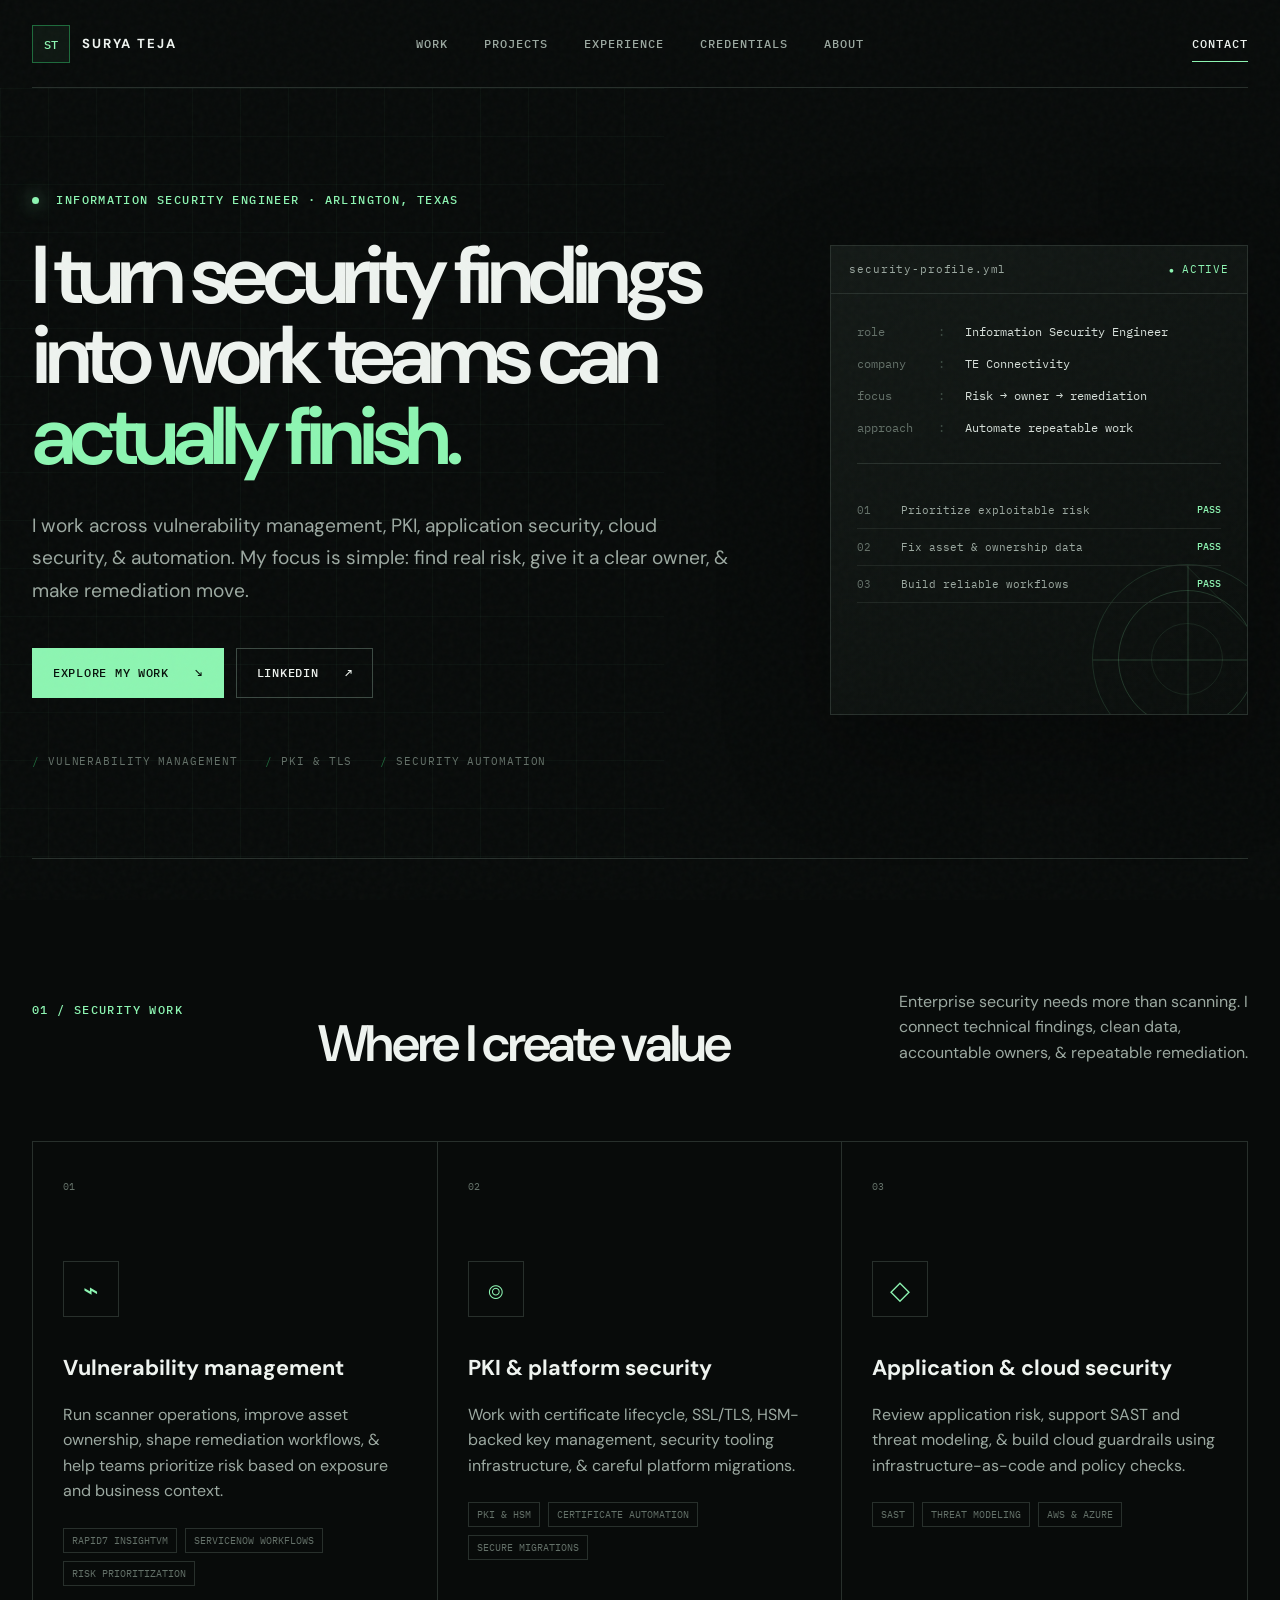
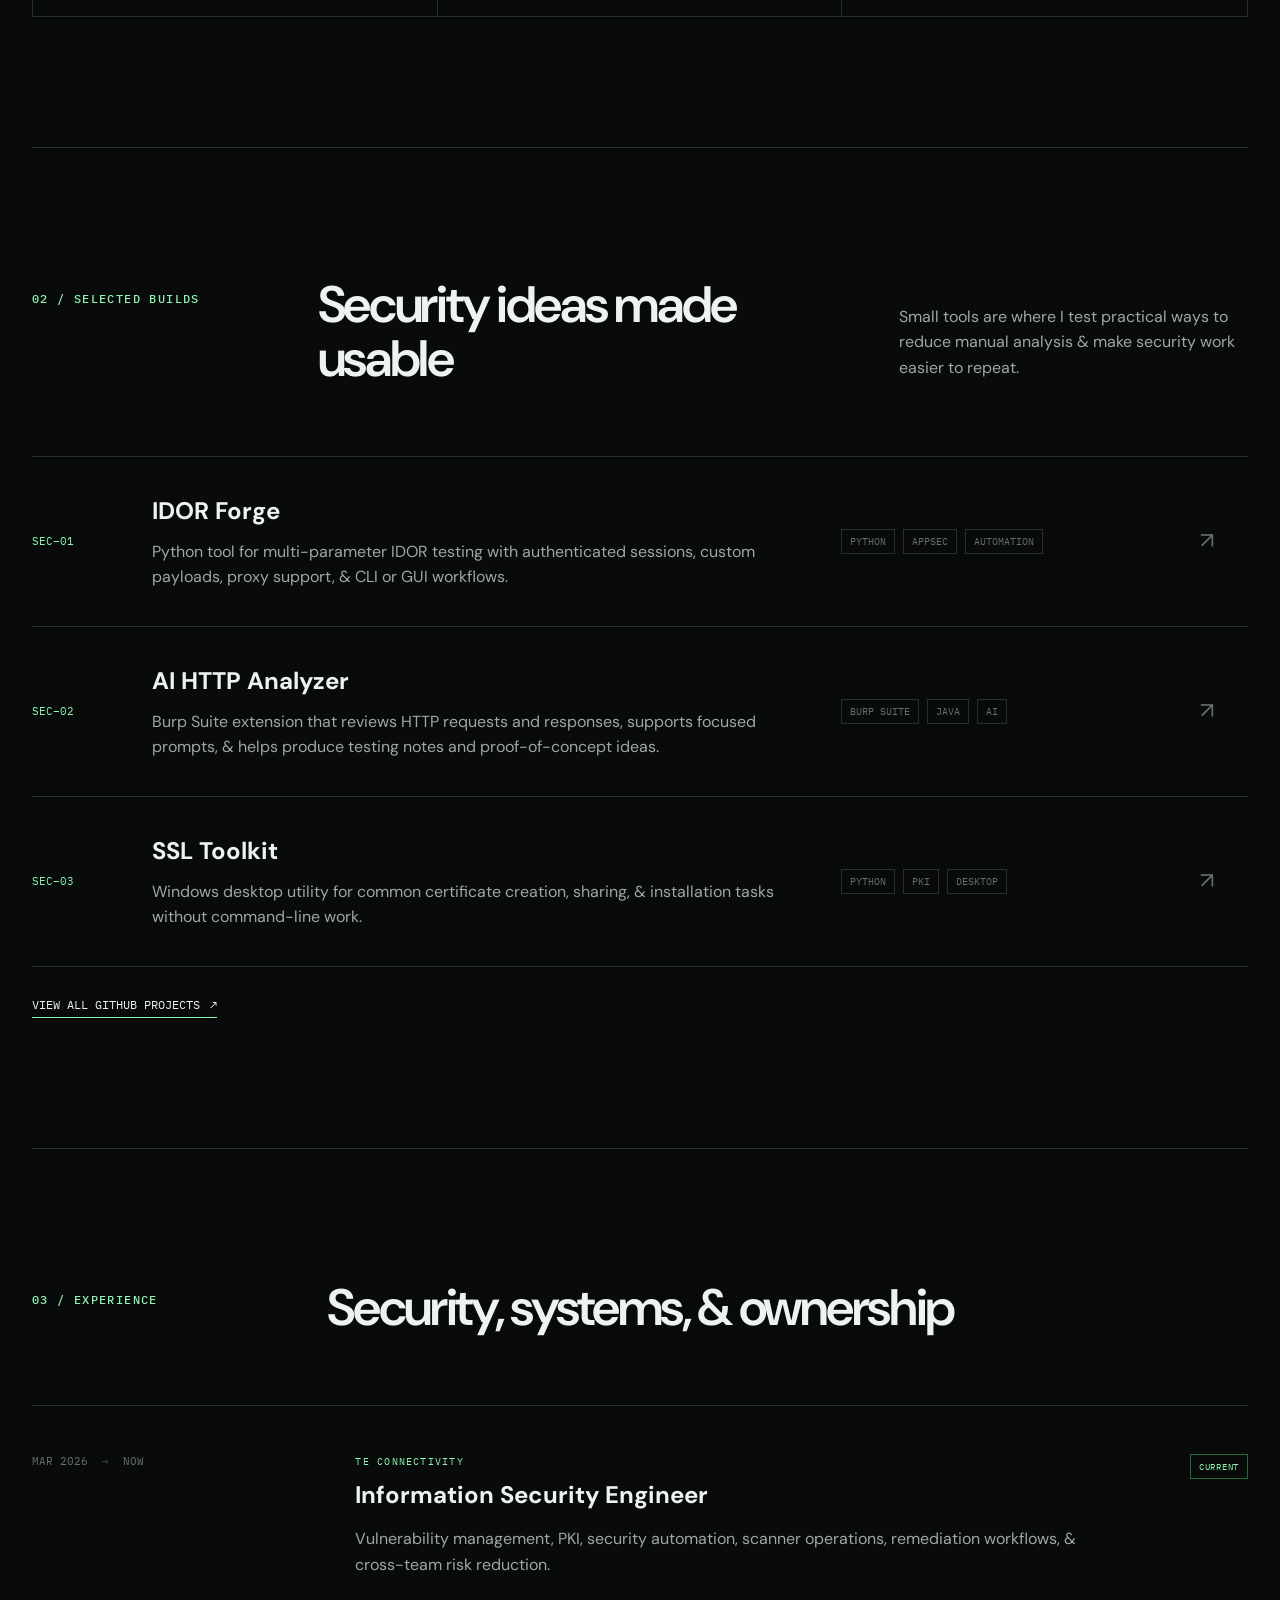
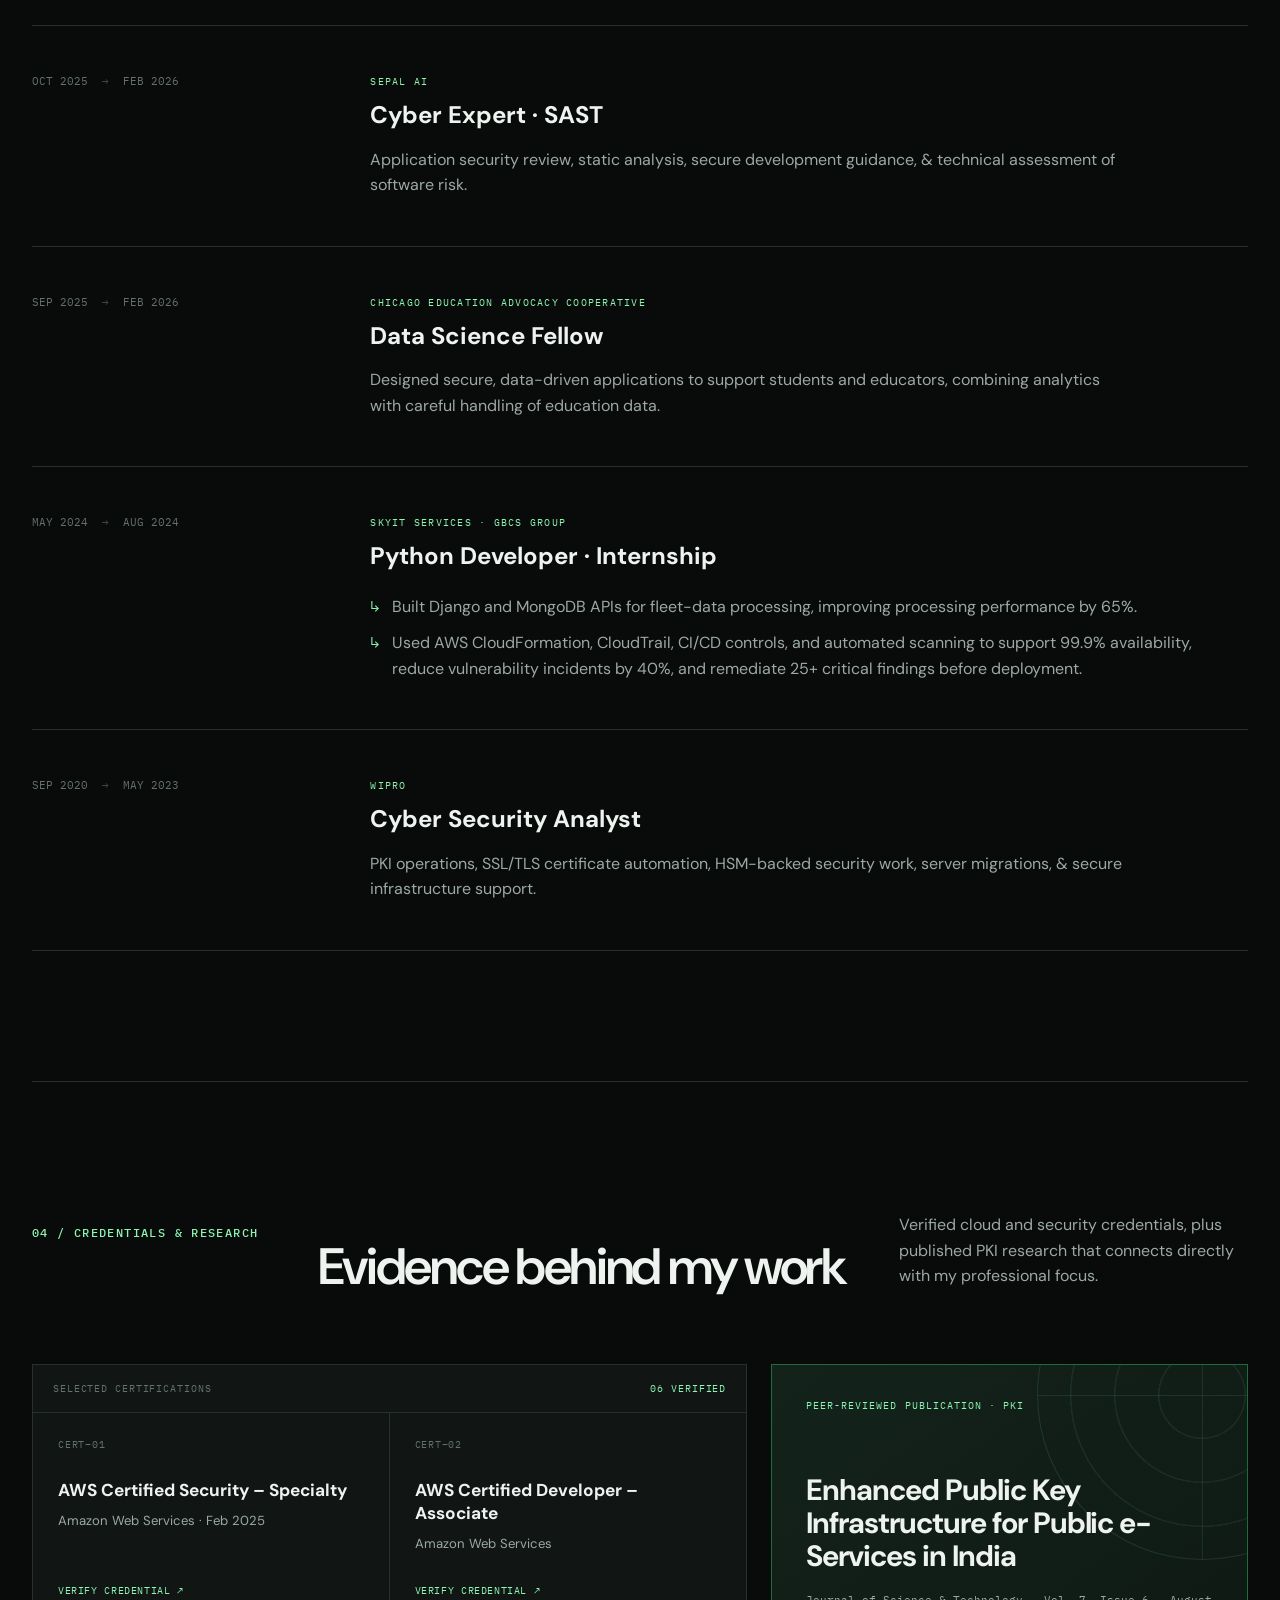
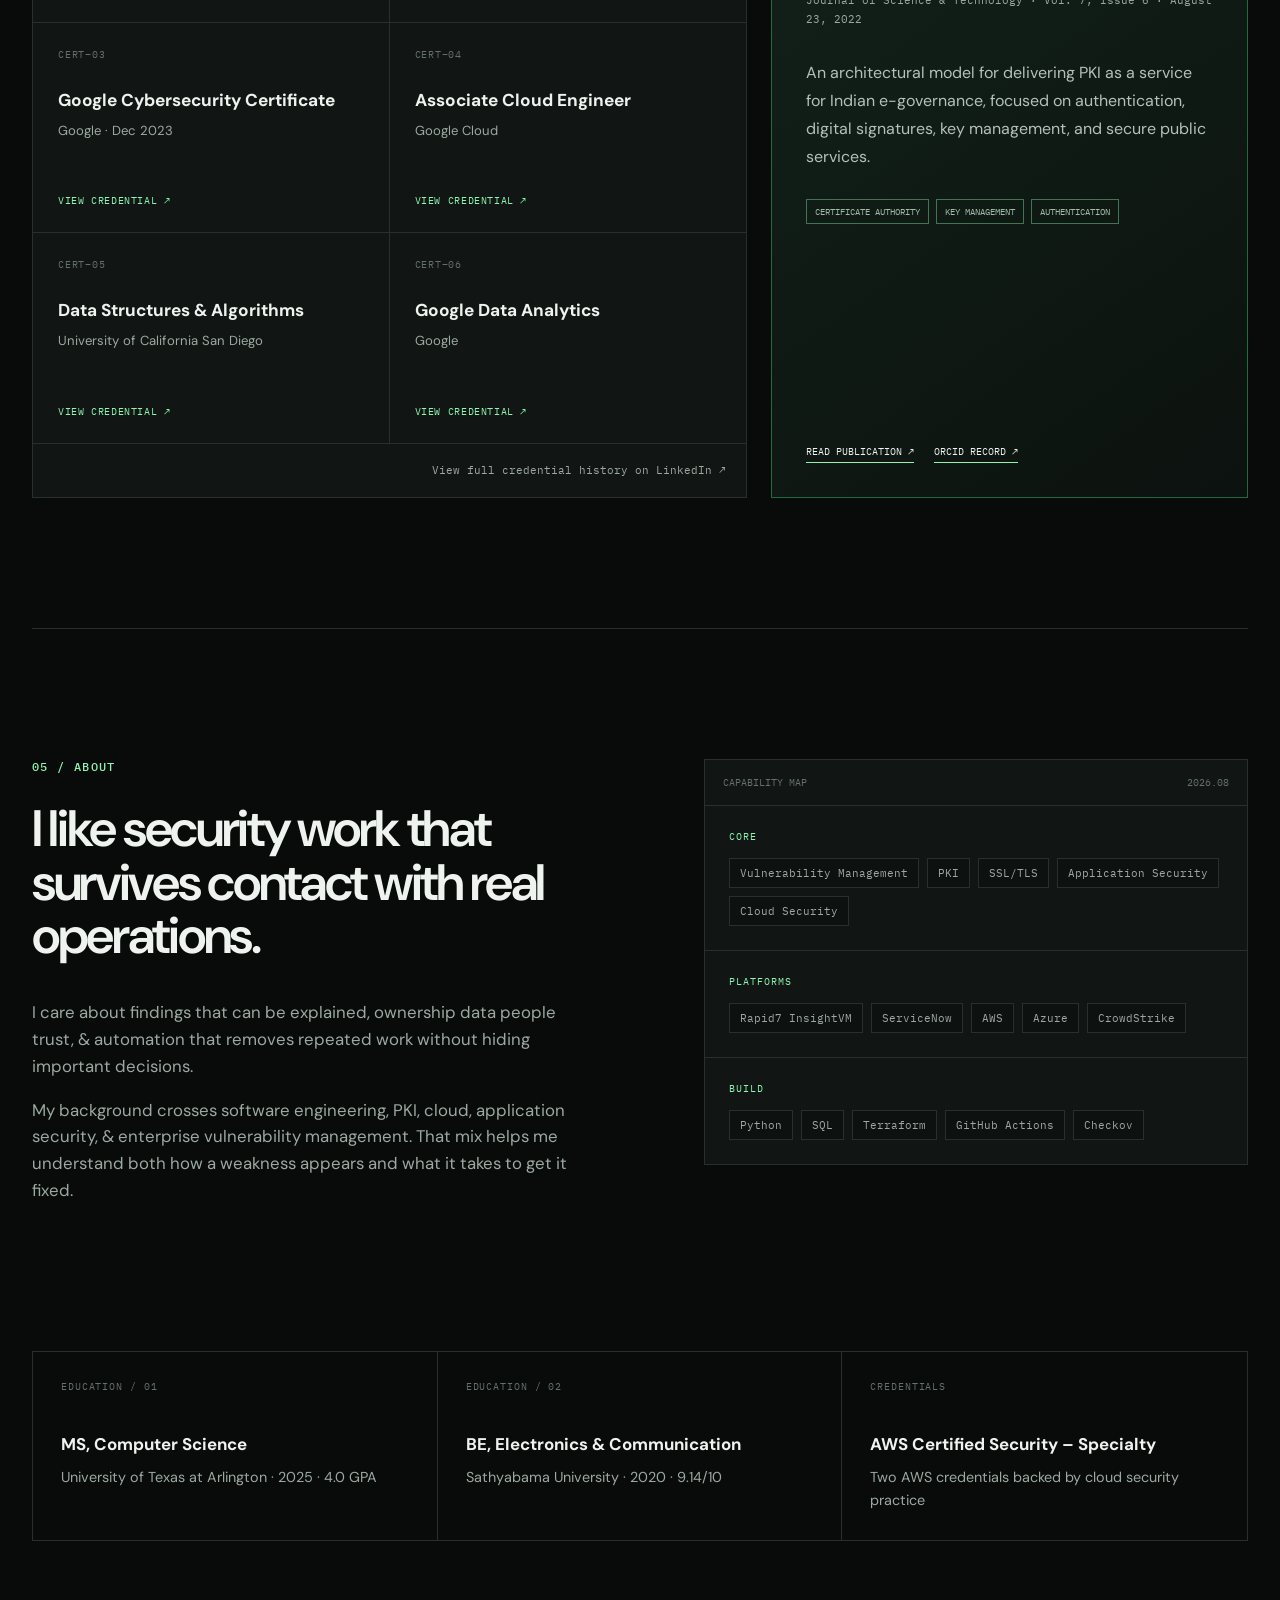
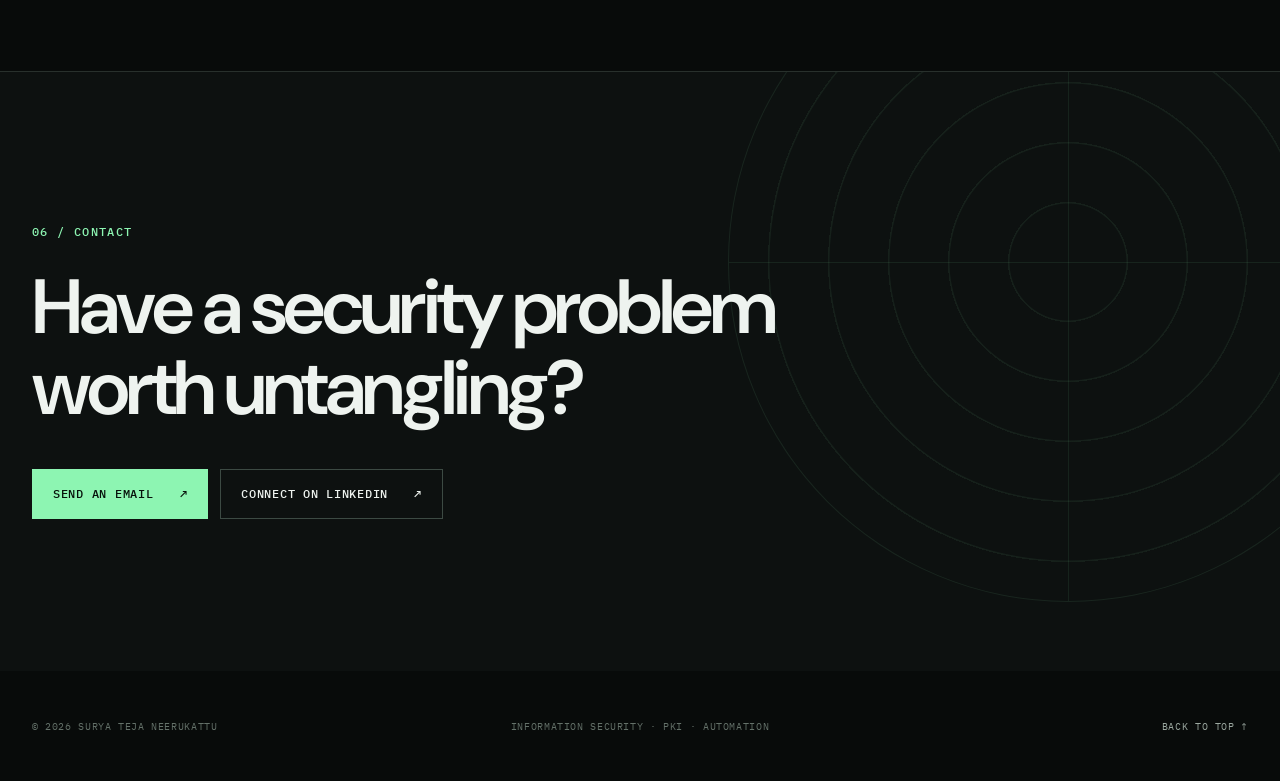
<file: index.html>
<!DOCTYPE html>
<html lang="en">
<head>
  <meta charset="utf-8">
  <meta name="viewport" content="width=device-width, initial-scale=1">
  <meta name="theme-color" content="#080b0a">
  <meta name="description" content="Surya Teja Neerukattu is an Information Security Engineer focused on vulnerability management, PKI, application security, cloud security, and automation.">
  <meta name="keywords" content="Surya Teja Neerukattu, Information Security Engineer, Vulnerability Management, PKI, Application Security, Cloud Security">
  <meta name="robots" content="index,follow">
  <meta property="og:type" content="website">
  <meta property="og:url" content="https://suryateja.net/">
  <meta property="og:title" content="Surya Teja | Information Security Engineer">
  <meta property="og:description" content="Security engineering across vulnerability management, PKI, application security, cloud, and automation.">
  <link rel="canonical" href="https://suryateja.net/">
  <link rel="icon" href="assets/images/favicon.png">
  <link rel="preconnect" href="https://fonts.googleapis.com">
  <link rel="preconnect" href="https://fonts.gstatic.com" crossorigin>
  <link href="https://fonts.googleapis.com/css2?family=DM+Sans:wght@400;500;600;700&family=IBM+Plex+Mono:wght@400;500&display=swap" rel="stylesheet">
  <script>document.documentElement.classList.add('js')</script>
  <link rel="stylesheet" href="assets/css/portfolio.css">
  <title>Surya Teja | Information Security Engineer</title>
</head>
<body>
  <a class="skip-link" href="#main">Skip to content</a>
  <div class="noise" aria-hidden="true"></div>
  <header class="site-header">
    <a class="brand" href="#top" aria-label="Surya Teja, home"><span class="brand-mark">ST</span><span class="brand-text">SURYA TEJA</span></a>
    <button class="menu-button" type="button" aria-expanded="false" aria-controls="site-nav"><span></span><span></span><span class="sr-only">Open navigation</span></button>
    <nav id="site-nav" aria-label="Main navigation"><a href="#work">Work</a><a href="#projects">Projects</a><a href="#experience">Experience</a><a href="#credentials">Credentials</a><a href="#about">About</a></nav>
    <a class="header-contact" href="mailto:neerukattusurya1@gmail.com">Contact</a>
  </header>

  <main id="main">
    <section class="hero" id="top">
      <div class="hero-copy reveal">
        <p class="eyebrow"><span class="status-dot"></span> Information Security Engineer · Arlington, Texas</p>
        <h1>I turn security findings into work teams can <em>actually finish.</em></h1>
        <p class="hero-intro">I work across vulnerability management, PKI, application security, cloud security, &amp; automation. My focus is simple: find real risk, give it a clear owner, &amp; make remediation move.</p>
        <div class="hero-actions"><a class="button button-primary" href="#work">Explore my work <span aria-hidden="true">↘</span></a><a class="button button-secondary" href="https://www.linkedin.com/in/nsuryateja/" target="_blank" rel="noreferrer">LinkedIn <span aria-hidden="true">↗</span></a></div>
        <div class="hero-proof" role="group" aria-label="Professional focus"><span>Vulnerability management</span><span>PKI &amp; TLS</span><span>Security automation</span></div>
      </div>
      <div class="signal-console reveal" role="group" aria-label="Professional overview">
        <div class="console-bar"><span class="console-title">security-profile.yml</span><span class="console-state">ACTIVE</span></div>
        <div class="console-body">
          <div class="console-line"><span>role</span><strong>Information Security Engineer</strong></div>
          <div class="console-line"><span>company</span><strong>TE Connectivity</strong></div>
          <div class="console-line"><span>focus</span><strong>Risk → owner → remediation</strong></div>
          <div class="console-line"><span>approach</span><strong>Automate repeatable work</strong></div>
          <div class="console-divider"></div>
          <p class="check"><i>01</i><span>Prioritize exploitable risk</span><b>PASS</b></p><p class="check"><i>02</i><span>Fix asset &amp; ownership data</span><b>PASS</b></p><p class="check"><i>03</i><span>Build reliable workflows</span><b>PASS</b></p>
        </div>
        <div class="console-grid" aria-hidden="true"><span></span><span></span><span></span><span></span></div>
      </div>
    </section>

    <section class="section work-section" id="work">
      <div class="section-heading reveal"><p class="section-index">01 / SECURITY WORK</p><h2>Where I create value</h2><p>Enterprise security needs more than scanning. I connect technical findings, clean data, accountable owners, &amp; repeatable remediation.</p></div>
      <div class="work-grid">
        <article class="work-card reveal"><span class="card-number">01</span><div class="card-icon" aria-hidden="true">⌁</div><h3>Vulnerability management</h3><p>Run scanner operations, improve asset ownership, shape remediation workflows, &amp; help teams prioritize risk based on exposure and business context.</p><ul><li>Rapid7 InsightVM</li><li>ServiceNow workflows</li><li>Risk prioritization</li></ul></article>
        <article class="work-card reveal"><span class="card-number">02</span><div class="card-icon" aria-hidden="true">⌾</div><h3>PKI &amp; platform security</h3><p>Work with certificate lifecycle, SSL/TLS, HSM-backed key management, security tooling infrastructure, &amp; careful platform migrations.</p><ul><li>PKI &amp; HSM</li><li>Certificate automation</li><li>Secure migrations</li></ul></article>
        <article class="work-card reveal"><span class="card-number">03</span><div class="card-icon" aria-hidden="true">◇</div><h3>Application &amp; cloud security</h3><p>Review application risk, support SAST and threat modeling, &amp; build cloud guardrails using infrastructure-as-code and policy checks.</p><ul><li>SAST</li><li>Threat modeling</li><li>AWS &amp; Azure</li></ul></article>
      </div>
    </section>

    <section class="section projects-section" id="projects">
      <div class="section-heading reveal"><p class="section-index">02 / SELECTED BUILDS</p><h2>Security ideas made usable</h2><p>Small tools are where I test practical ways to reduce manual analysis &amp; make security work easier to repeat.</p></div>
      <div class="project-list">
        <a class="project-row reveal" href="https://github.com/SuryaTeja-N/IDOR-Detection-Tool" target="_blank" rel="noreferrer"><span class="project-id">SEC–01</span><div><h3>IDOR Forge</h3><p>Python tool for multi-parameter IDOR testing with authenticated sessions, custom payloads, proxy support, &amp; CLI or GUI workflows.</p></div><ul><li>Python</li><li>AppSec</li><li>Automation</li></ul><span class="project-arrow" aria-hidden="true">↗</span></a>
        <a class="project-row reveal" href="https://github.com/SuryaTeja-N/HTTP-Analyzer" target="_blank" rel="noreferrer"><span class="project-id">SEC–02</span><div><h3>AI HTTP Analyzer</h3><p>Burp Suite extension that reviews HTTP requests and responses, supports focused prompts, &amp; helps produce testing notes and proof-of-concept ideas.</p></div><ul><li>Burp Suite</li><li>Java</li><li>AI</li></ul><span class="project-arrow" aria-hidden="true">↗</span></a>
        <a class="project-row reveal" href="https://github.com/SuryaTeja-N/SSL-Tools" target="_blank" rel="noreferrer"><span class="project-id">SEC–03</span><div><h3>SSL Toolkit</h3><p>Windows desktop utility for common certificate creation, sharing, &amp; installation tasks without command-line work.</p></div><ul><li>Python</li><li>PKI</li><li>Desktop</li></ul><span class="project-arrow" aria-hidden="true">↗</span></a>
      </div>
      <a class="text-link reveal" href="https://github.com/SuryaTeja-N" target="_blank" rel="noreferrer">View all GitHub projects <span aria-hidden="true">↗</span></a>
    </section>

    <section class="section experience-section" id="experience">
      <div class="section-heading reveal"><p class="section-index">03 / EXPERIENCE</p><h2>Security, systems, &amp; ownership</h2></div>
      <div class="timeline">
        <article class="timeline-item reveal"><div class="timeline-date"><span>MAR 2026</span><span>NOW</span></div><div><p class="company">TE CONNECTIVITY</p><h3>Information Security Engineer</h3><p>Vulnerability management, PKI, security automation, scanner operations, remediation workflows, &amp; cross-team risk reduction.</p></div><span class="timeline-status">CURRENT</span></article>
        <article class="timeline-item reveal"><div class="timeline-date"><span>OCT 2025</span><span>FEB 2026</span></div><div><p class="company">SEPAL AI</p><h3>Cyber Expert · SAST</h3><p>Application security review, static analysis, secure development guidance, &amp; technical assessment of software risk.</p></div></article>
        <article class="timeline-item reveal"><div class="timeline-date"><span>SEP 2025</span><span>FEB 2026</span></div><div><p class="company">CHICAGO EDUCATION ADVOCACY COOPERATIVE</p><h3>Data Science Fellow</h3><p>Designed secure, data-driven applications to support students and educators, combining analytics with careful handling of education data.</p></div></article>
        <article class="timeline-item reveal"><div class="timeline-date"><span>MAY 2024</span><span>AUG 2024</span></div><div><p class="company">SKYIT SERVICES · GBCS GROUP</p><h3>Python Developer · Internship</h3><ul class="role-highlights"><li>Built Django and MongoDB APIs for fleet-data processing, improving processing performance by 65%.</li><li>Used AWS CloudFormation, CloudTrail, CI/CD controls, and automated scanning to support 99.9% availability, reduce vulnerability incidents by 40%, and remediate 25+ critical findings before deployment.</li></ul></div></article>
        <article class="timeline-item reveal"><div class="timeline-date"><span>SEP 2020</span><span>MAY 2023</span></div><div><p class="company">WIPRO</p><h3>Cyber Security Analyst</h3><p>PKI operations, SSL/TLS certificate automation, HSM-backed security work, server migrations, &amp; secure infrastructure support.</p></div></article>
      </div>
    </section>

    <section class="section credentials-section" id="credentials">
      <div class="section-heading reveal"><p class="section-index">04 / CREDENTIALS &amp; RESEARCH</p><h2>Evidence behind my work</h2><p>Verified cloud and security credentials, plus published PKI research that connects directly with my professional focus.</p></div>
      <div class="credentials-layout">
        <div class="certification-panel reveal">
          <div class="panel-label"><span>SELECTED CERTIFICATIONS</span><span>06 VERIFIED</span></div>
          <div class="cert-grid">
            <a class="cert-card" href="https://cp.certmetrics.com/amazon/en/public/verify/credential/AWS04841213" target="_blank" rel="noreferrer"><span class="cert-id">CERT–01</span><h3>AWS Certified Security – Specialty</h3><p>Amazon Web Services · Feb 2025</p><span class="cert-link">Verify credential ↗</span></a>
            <a class="cert-card" href="https://cp.certmetrics.com/amazon/en/public/verify/credential/PYL1VQJZEM411CSZ" target="_blank" rel="noreferrer"><span class="cert-id">CERT–02</span><h3>AWS Certified Developer – Associate</h3><p>Amazon Web Services</p><span class="cert-link">Verify credential ↗</span></a>
            <a class="cert-card" href="https://www.credly.com/badges/3a417fdd-706d-49b3-a1e0-260e257b9804/public_url" target="_blank" rel="noreferrer"><span class="cert-id">CERT–03</span><h3>Google Cybersecurity Certificate</h3><p>Google · Dec 2023</p><span class="cert-link">View credential ↗</span></a>
            <a class="cert-card" href="https://www.credential.net/8bb2c7c8-2dd0-4128-90b9-2291ee9a0b31" target="_blank" rel="noreferrer"><span class="cert-id">CERT–04</span><h3>Associate Cloud Engineer</h3><p>Google Cloud</p><span class="cert-link">View credential ↗</span></a>
            <a class="cert-card" href="https://www.coursera.org/account/accomplishments/specialization/P83NA7BN8T5Z" target="_blank" rel="noreferrer"><span class="cert-id">CERT–05</span><h3>Data Structures &amp; Algorithms</h3><p>University of California San Diego</p><span class="cert-link">View credential ↗</span></a>
            <a class="cert-card" href="https://www.coursera.org/account/accomplishments/specialization/certificate/HU2EJAZYX6CG" target="_blank" rel="noreferrer"><span class="cert-id">CERT–06</span><h3>Google Data Analytics</h3><p>Google</p><span class="cert-link">View credential ↗</span></a>
          </div>
          <a class="all-credentials" href="https://www.linkedin.com/in/nsuryateja/details/certifications/" target="_blank" rel="noreferrer">View full credential history on LinkedIn ↗</a>
        </div>
        <article class="publication-card reveal">
          <div class="publication-scan" aria-hidden="true"><span></span><span></span><span></span></div>
          <p class="publication-type">PEER-REVIEWED PUBLICATION · PKI</p>
          <h3>Enhanced Public Key Infrastructure for Public e-Services in India</h3>
          <p class="publication-meta">Journal of Science &amp; Technology · Vol. 7, Issue 6 · August 23, 2022</p>
          <p class="publication-copy">An architectural model for delivering PKI as a service for Indian e-governance, focused on authentication, digital signatures, key management, and secure public services.</p>
          <div class="publication-tags"><span>Certificate Authority</span><span>Key management</span><span>Authentication</span></div>
          <div class="publication-links"><a href="https://doi.org/10.46243/jst.2022.v7.i06.pp20-30" target="_blank" rel="noreferrer">Read publication ↗</a><a href="https://orcid.org/0000-0002-9511-7185" target="_blank" rel="noreferrer">ORCID record ↗</a></div>
        </article>
      </div>
    </section>

    <section class="section about-section" id="about">
      <div class="about-copy reveal"><p class="section-index">05 / ABOUT</p><h2>I like security work that survives contact with real operations.</h2><p>I care about findings that can be explained, ownership data people trust, &amp; automation that removes repeated work without hiding important decisions.</p><p>My background crosses software engineering, PKI, cloud, application security, &amp; enterprise vulnerability management. That mix helps me understand both how a weakness appears and what it takes to get it fixed.</p></div>
      <div class="capability-panel reveal"><div class="capability-top"><span>CAPABILITY MAP</span><span>2026.08</span></div><div class="capability-group"><p>Core</p><div><span>Vulnerability Management</span><span>PKI</span><span>SSL/TLS</span><span>Application Security</span><span>Cloud Security</span></div></div><div class="capability-group"><p>Platforms</p><div><span>Rapid7 InsightVM</span><span>ServiceNow</span><span>AWS</span><span>Azure</span><span>CrowdStrike</span></div></div><div class="capability-group"><p>Build</p><div><span>Python</span><span>SQL</span><span>Terraform</span><span>GitHub Actions</span><span>Checkov</span></div></div></div>
    </section>

    <section class="education-strip reveal" aria-label="Education and credentials"><div><span>EDUCATION / 01</span><strong>MS, Computer Science</strong><p>University of Texas at Arlington · 2025 · 4.0 GPA</p></div><div><span>EDUCATION / 02</span><strong>BE, Electronics &amp; Communication</strong><p>Sathyabama University · 2020 · 9.14/10</p></div><div><span>CREDENTIALS</span><strong>AWS Certified Security – Specialty</strong><p>Two AWS credentials backed by cloud security practice</p></div></section>

    <section class="contact-section" id="contact"><div class="contact-grid" aria-hidden="true"></div><p class="section-index reveal">06 / CONTACT</p><h2 class="reveal">Have a security problem worth untangling?</h2><div class="contact-actions reveal"><a class="button button-primary" href="mailto:neerukattusurya1@gmail.com">Send an email <span aria-hidden="true">↗</span></a><a class="button button-secondary" href="https://www.linkedin.com/in/nsuryateja/" target="_blank" rel="noreferrer">Connect on LinkedIn <span aria-hidden="true">↗</span></a></div></section>
  </main>

  <footer><p>© <span id="year"></span> Surya Teja Neerukattu</p><p>Information Security · PKI · Automation</p><a href="#top">Back to top ↑</a></footer>
  <script src="assets/js/portfolio.js"></script>
</body>
</html>
</file>
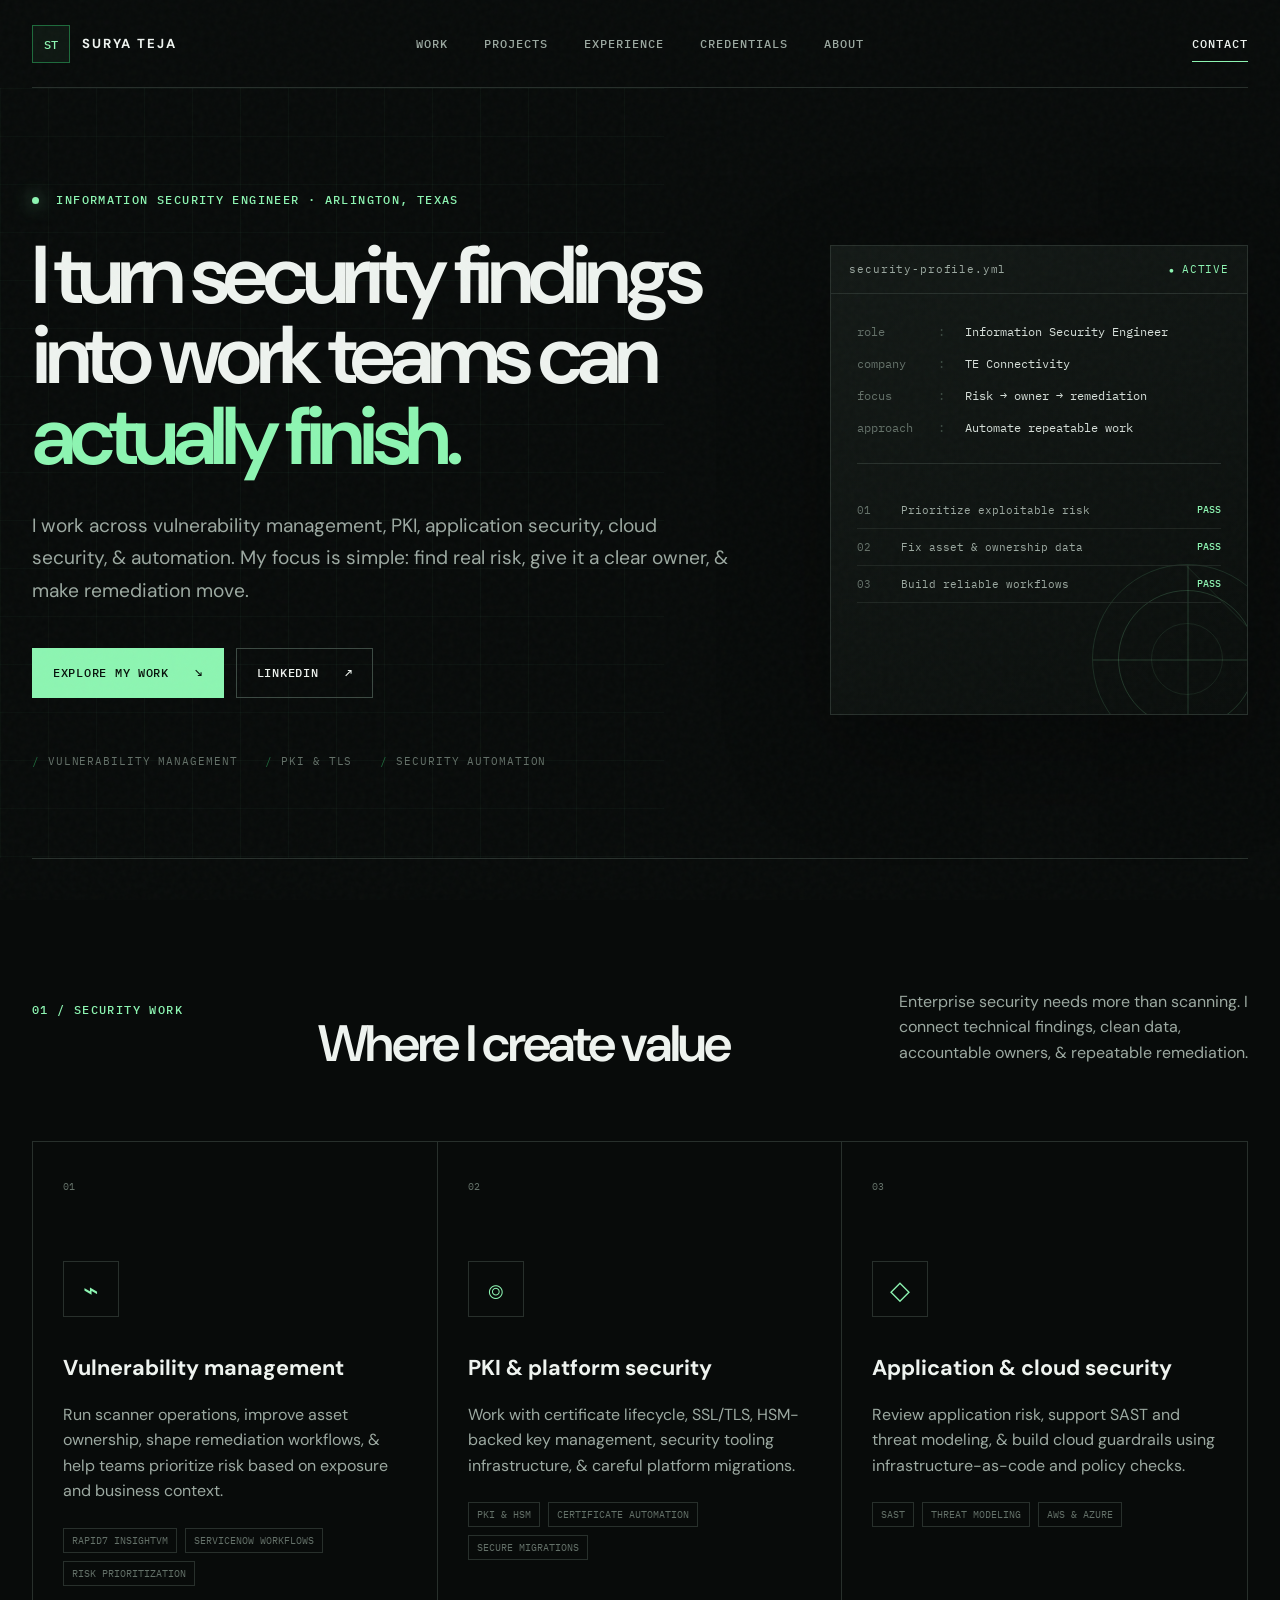
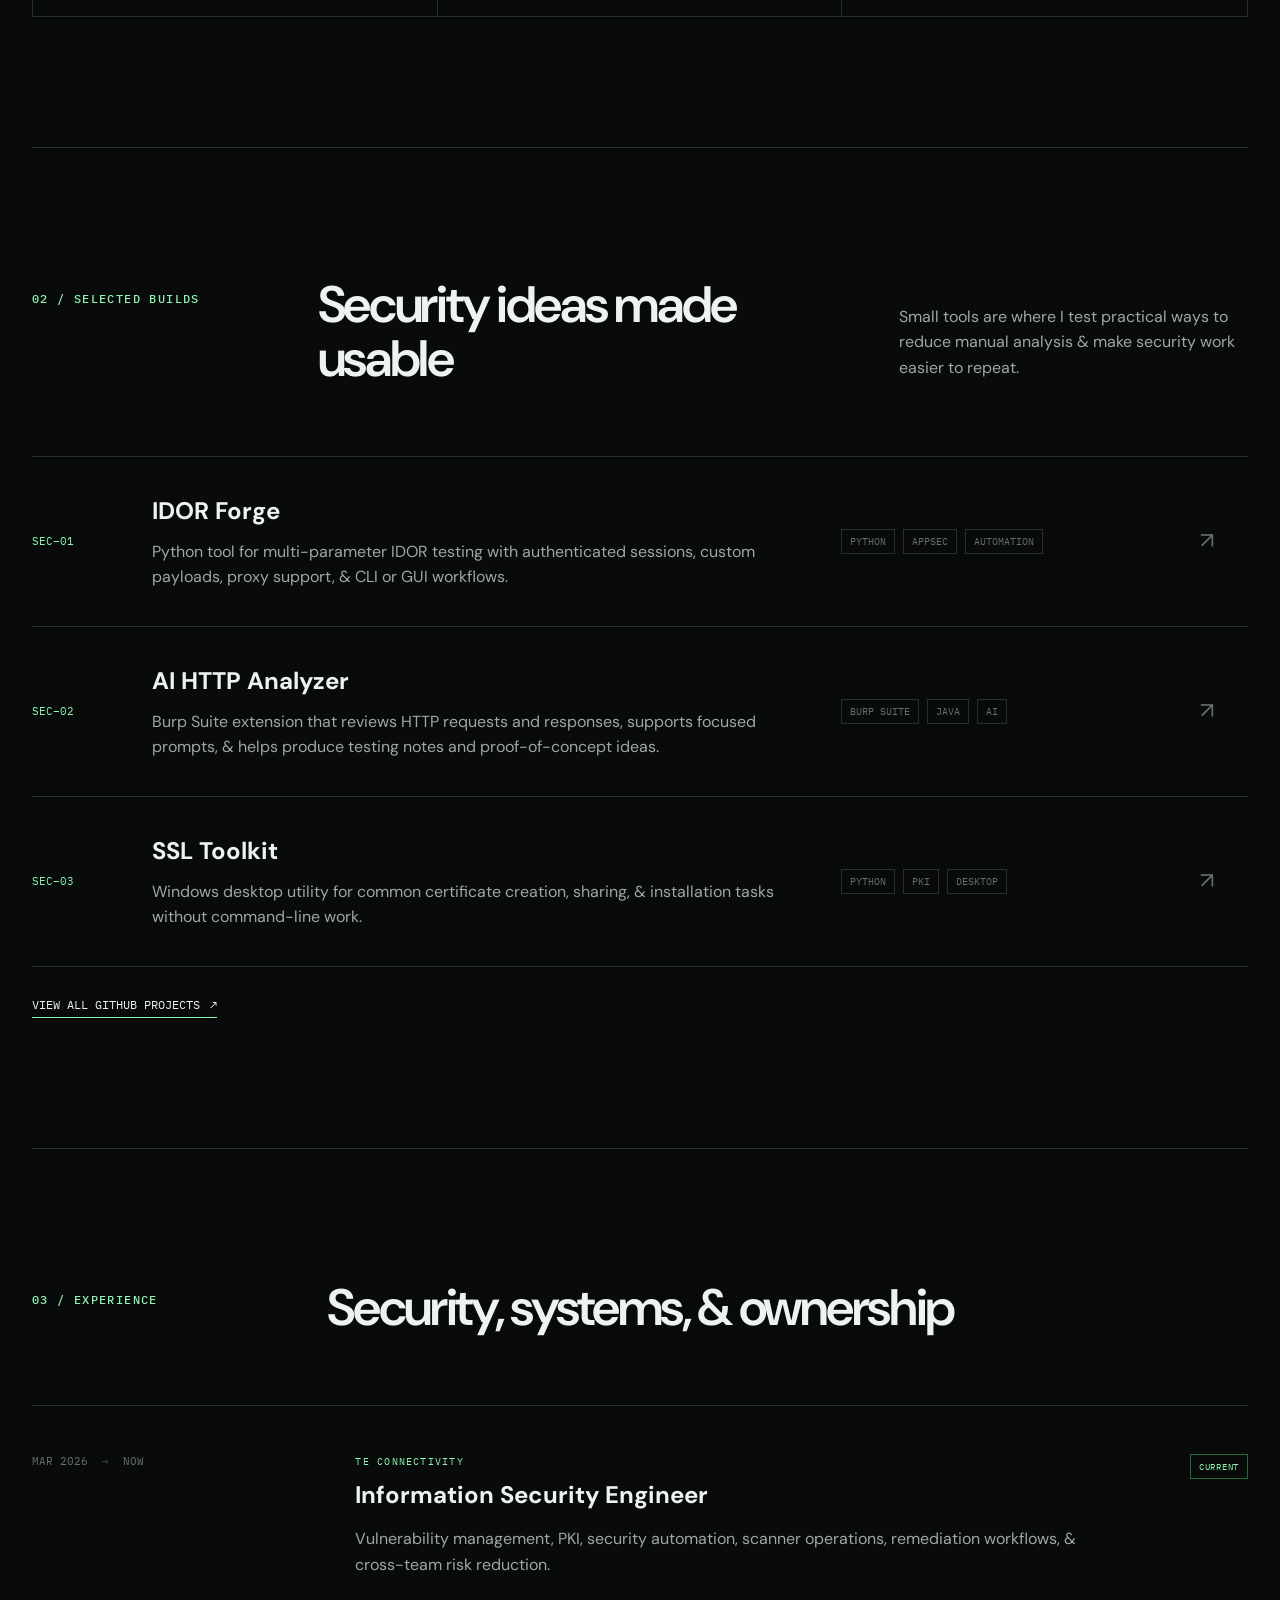
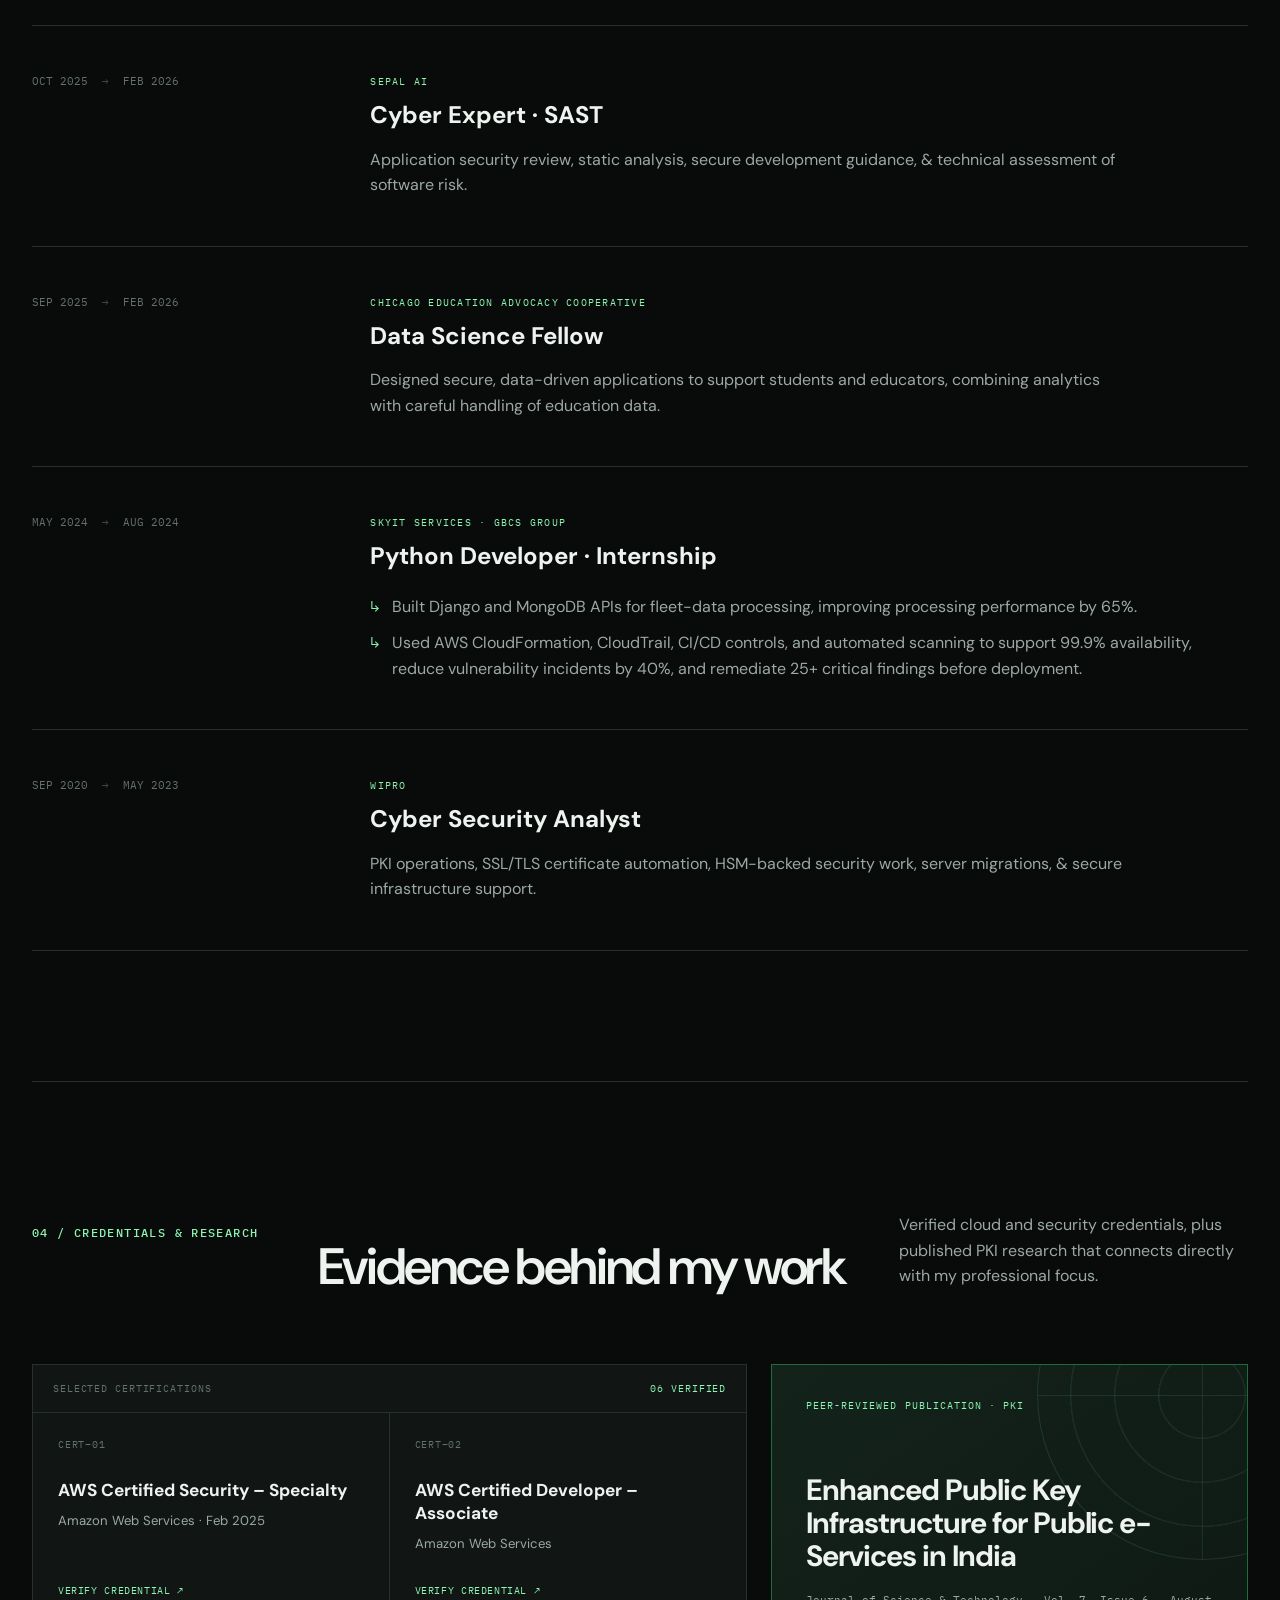
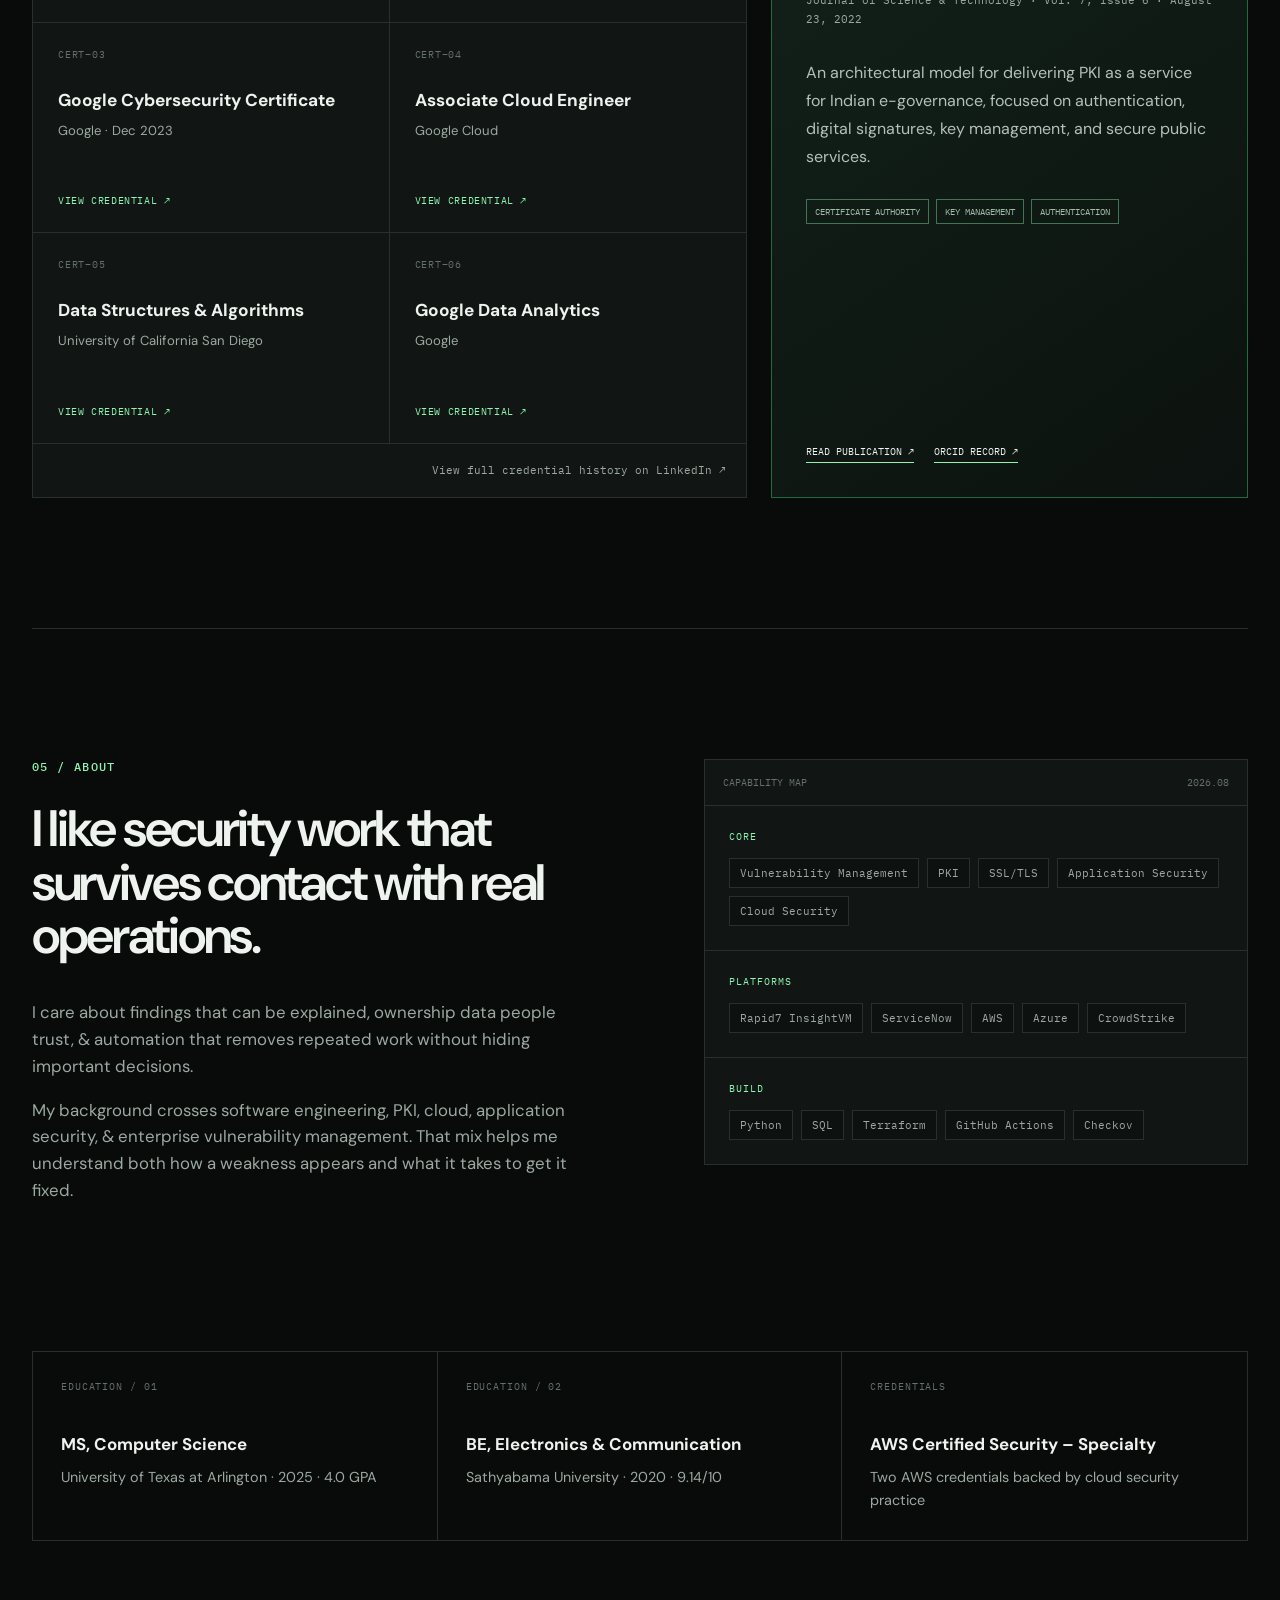
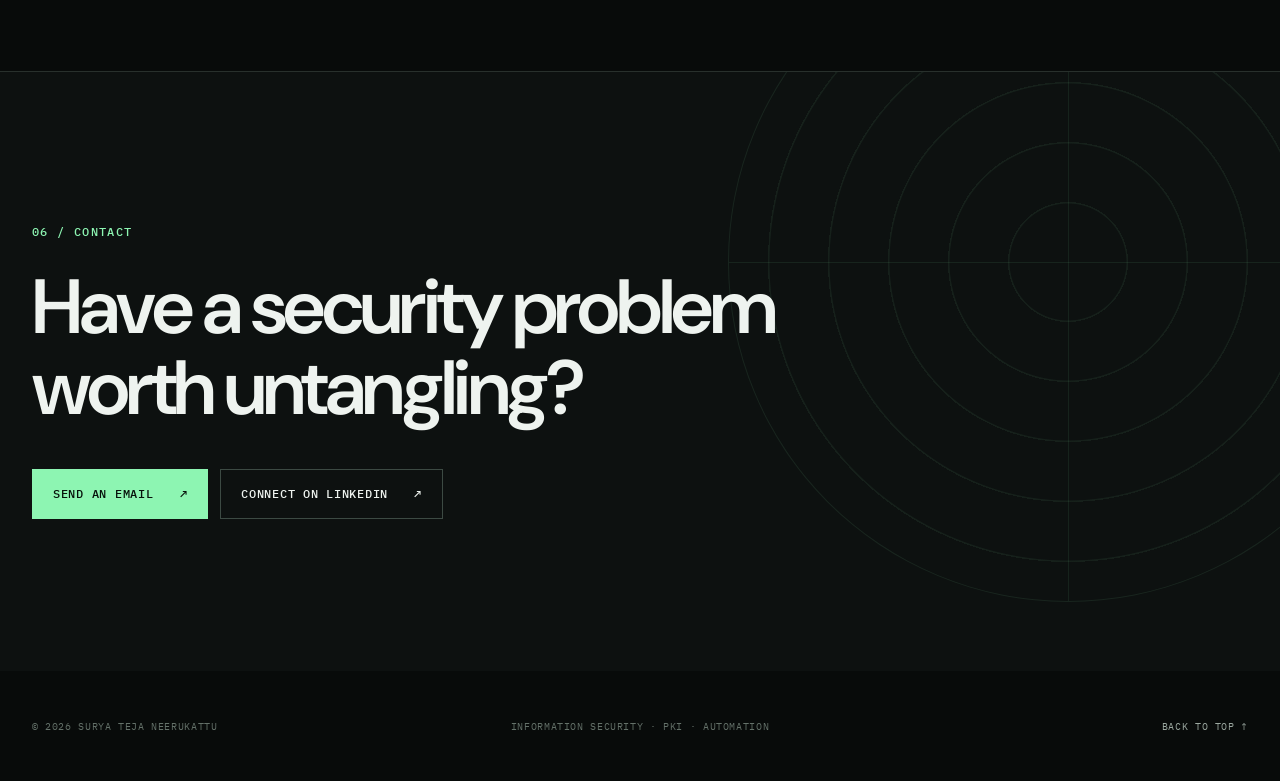
<file: design.html>
<!doctype html><html lang="en"><head><meta charset="utf-8"><meta name="robots" content="noindex"><meta name="viewport" content="width=device-width,initial-scale=1"><link rel="canonical" href="https://suryateja.net/#projects"><meta http-equiv="refresh" content="0;url=/#projects"><title>Surya Teja</title></head><body><p><a href="/#projects">Continue to updated portfolio</a></p><script>location.replace('/#projects');</script></body></html>
</file>
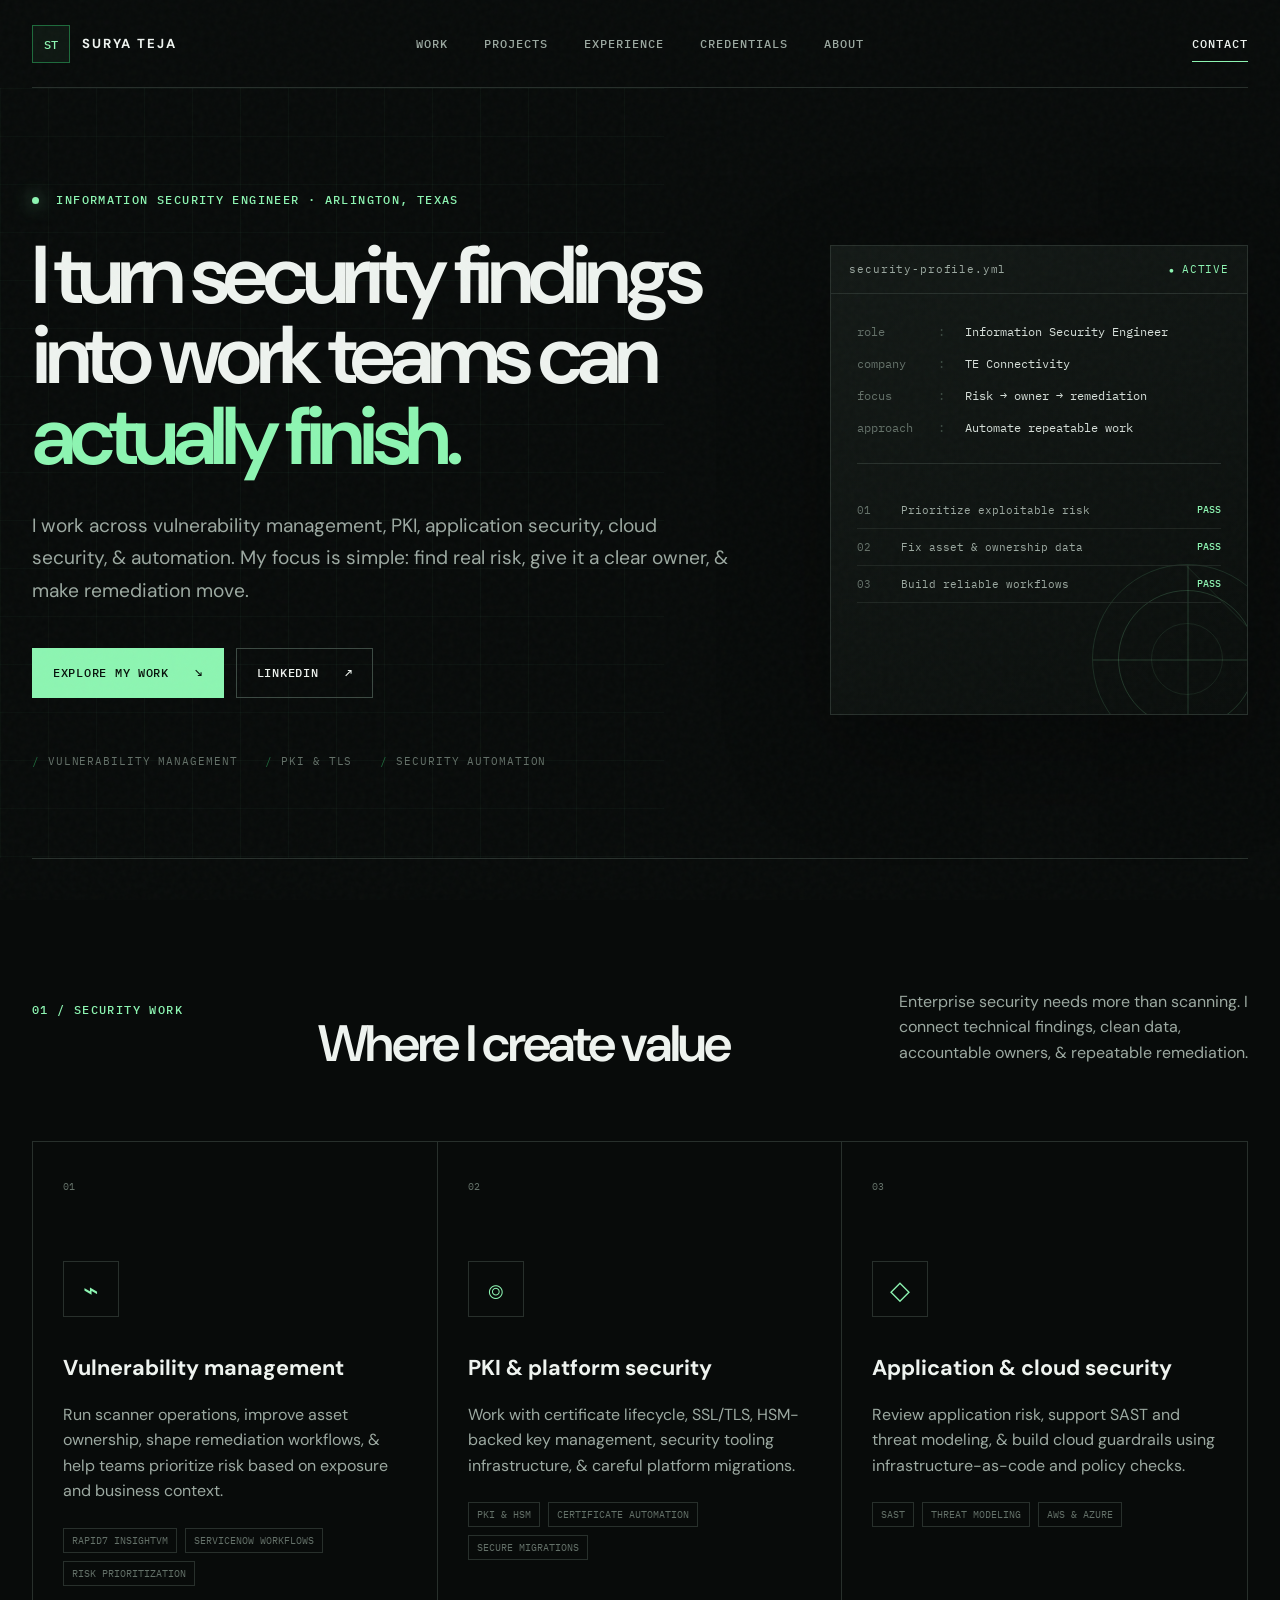
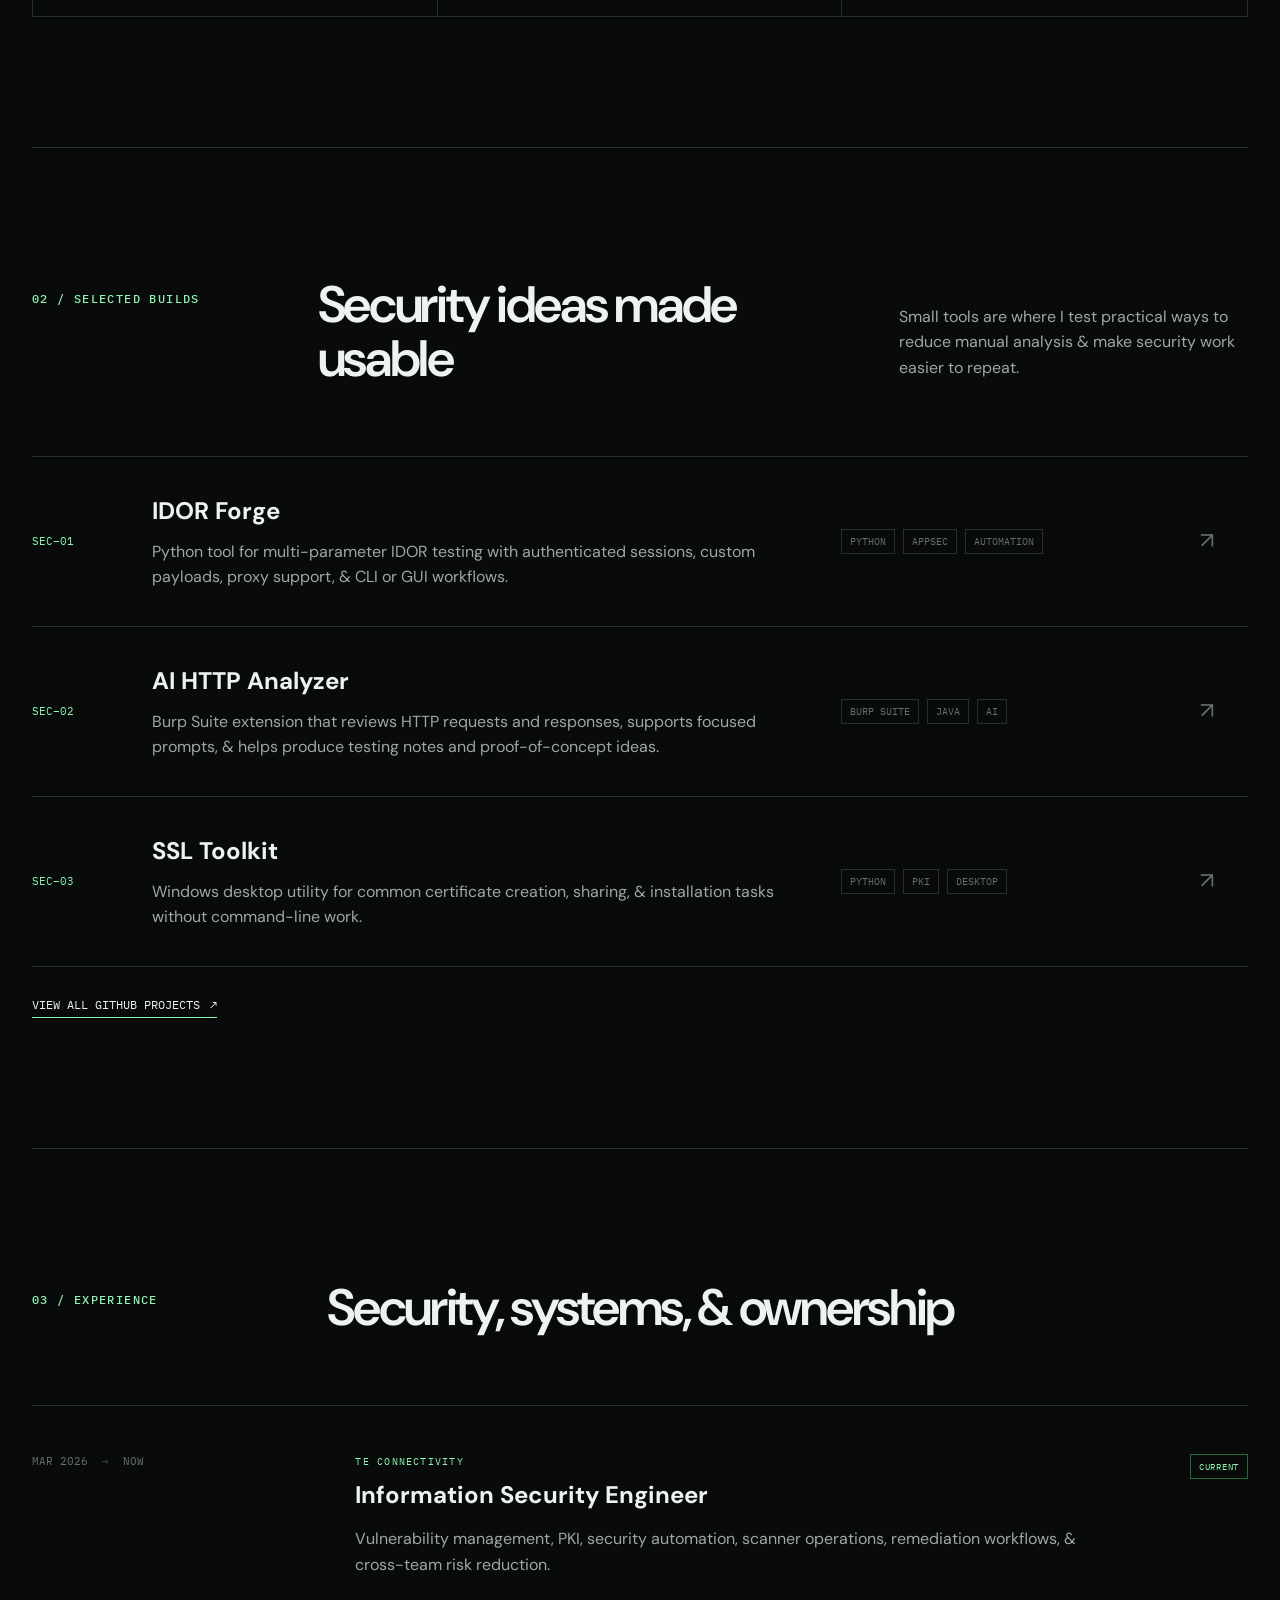
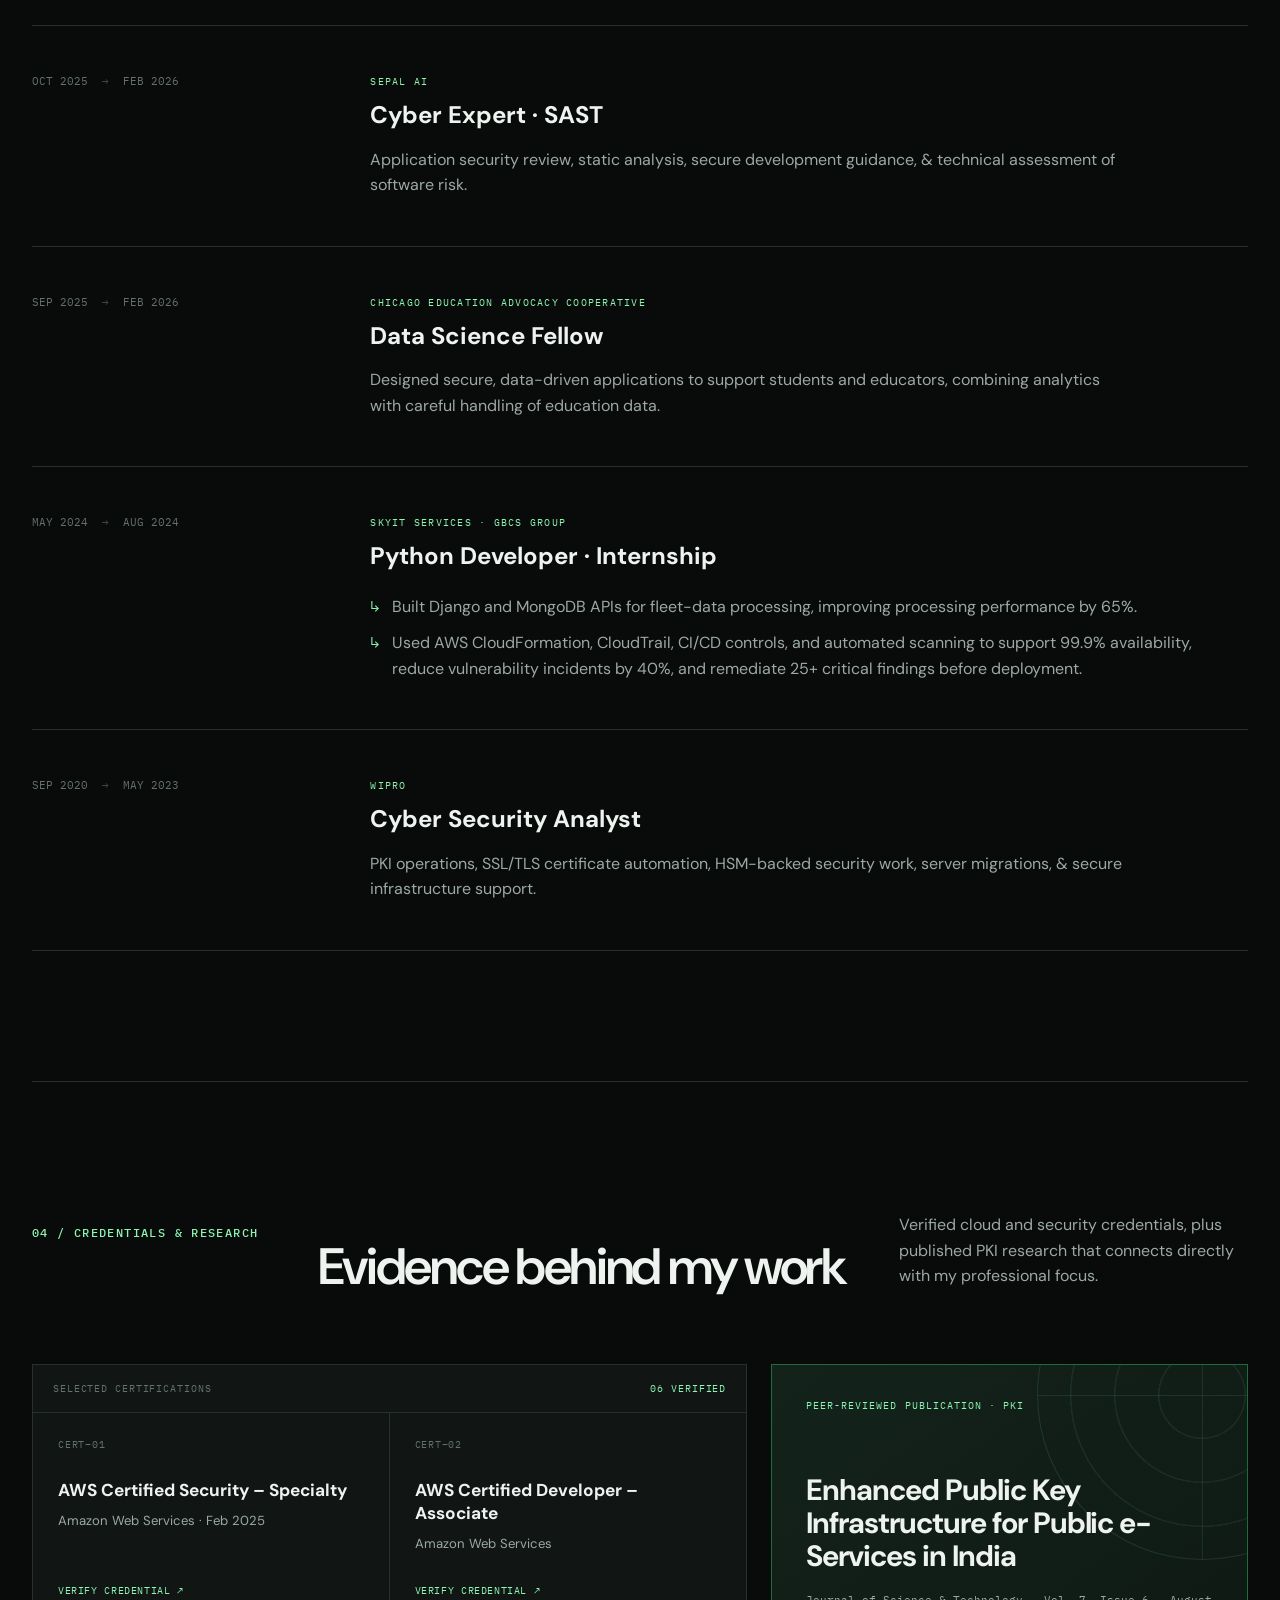
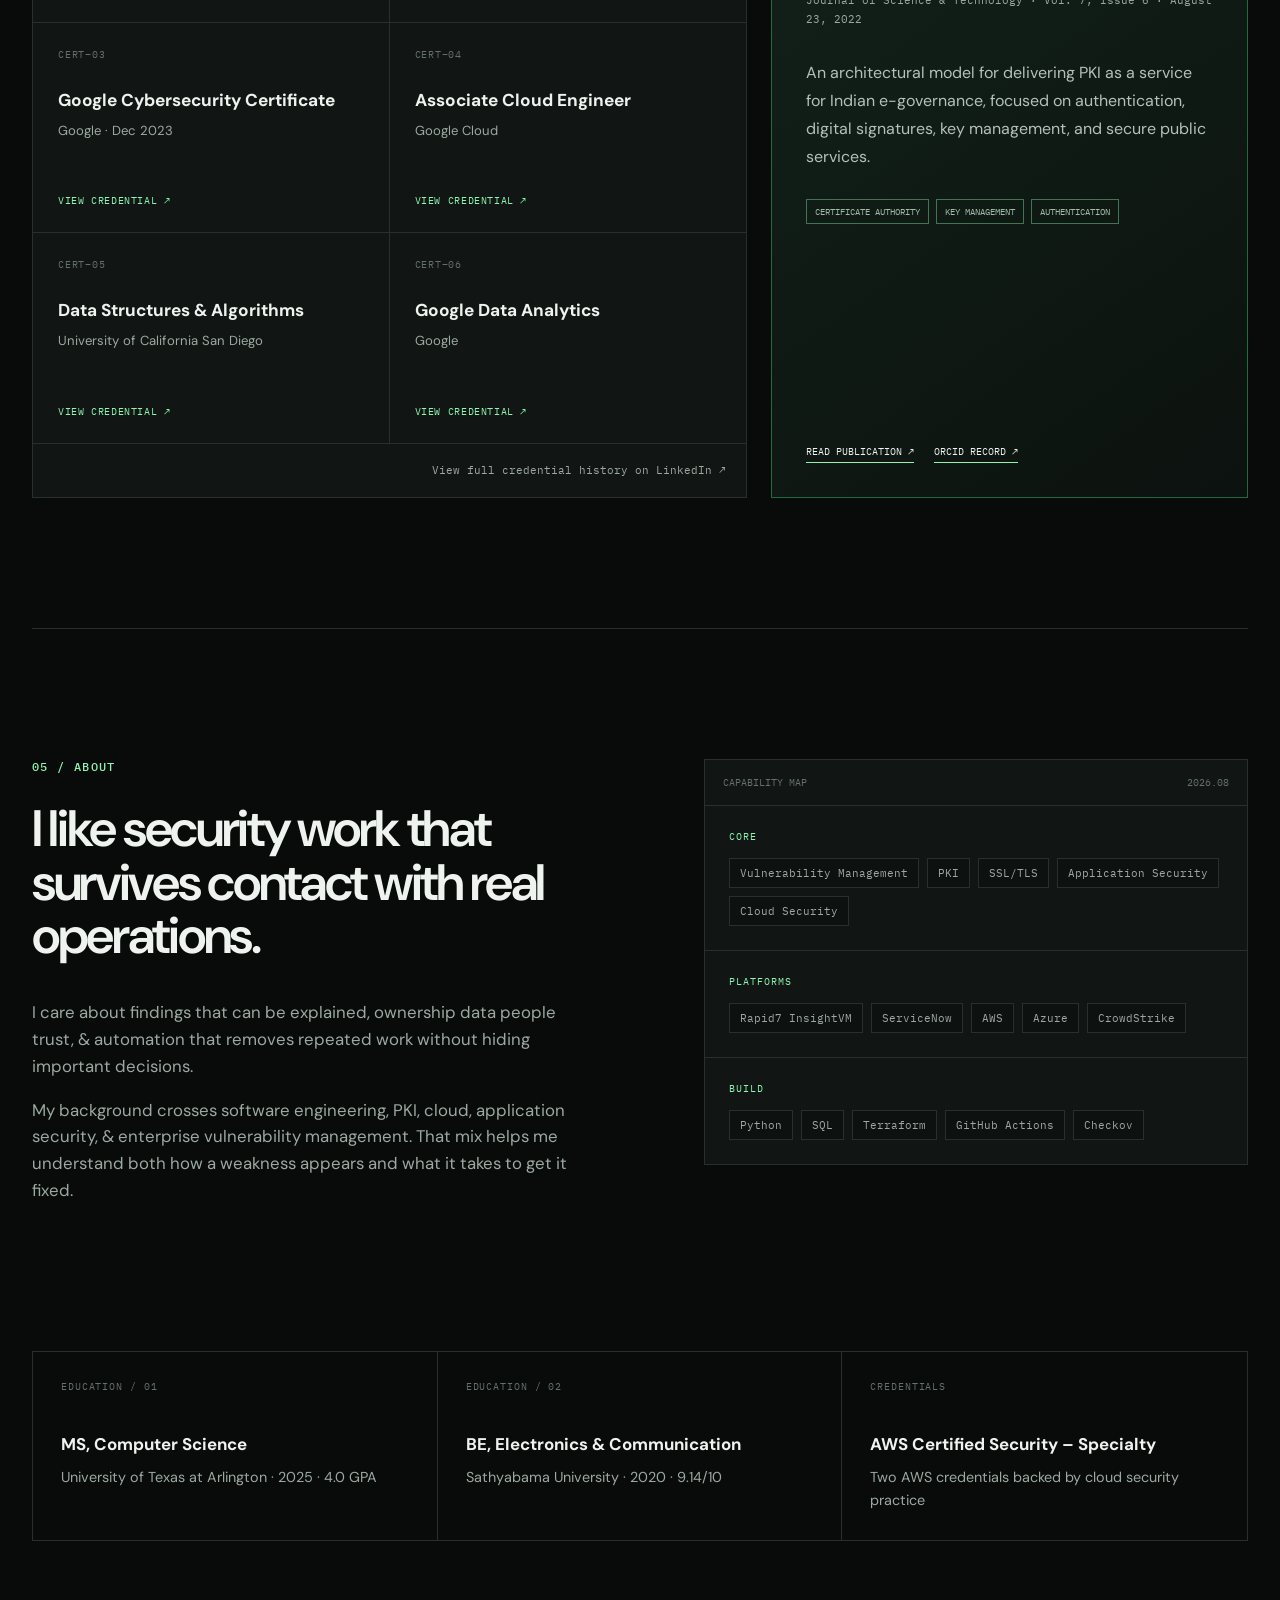
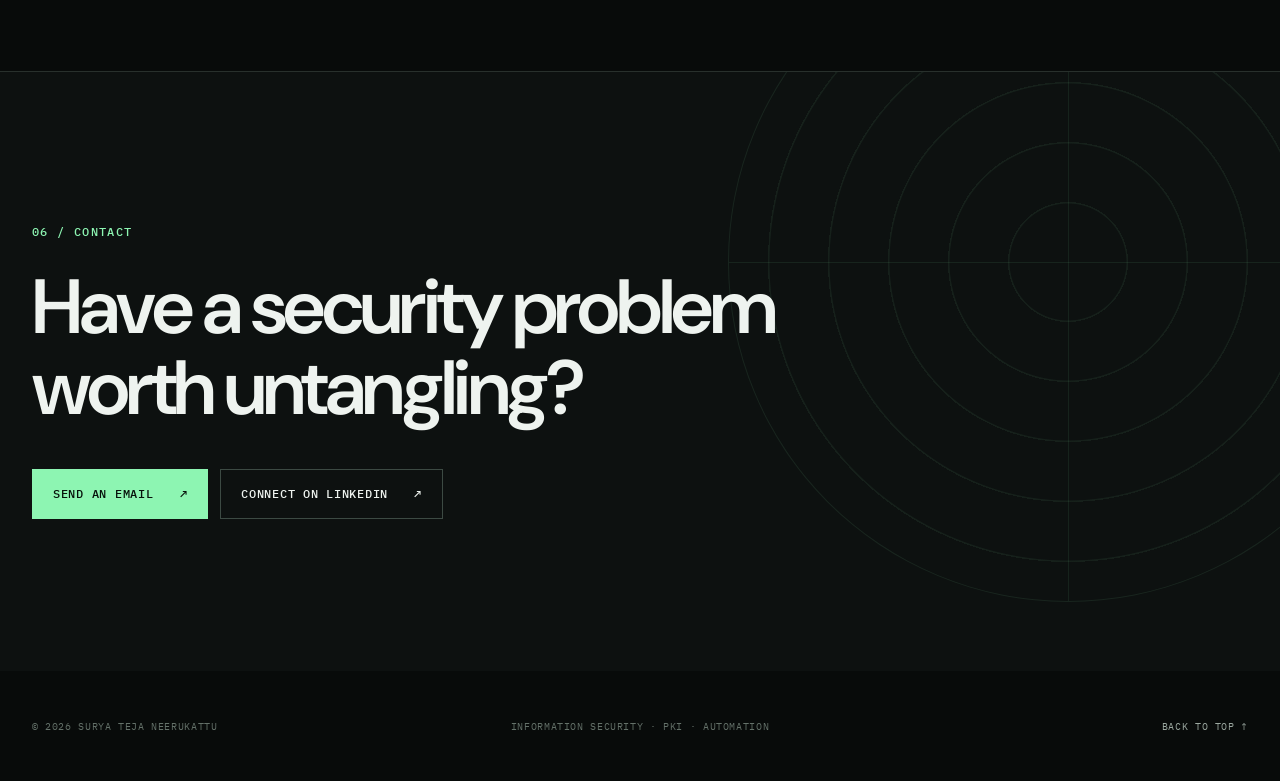
<file: education.html>
<!doctype html><html lang="en"><head><meta charset="utf-8"><meta name="robots" content="noindex"><meta name="viewport" content="width=device-width,initial-scale=1"><link rel="canonical" href="https://suryateja.net/#about"><meta http-equiv="refresh" content="0;url=/#about"><title>Surya Teja</title></head><body><p><a href="/#about">Continue to updated portfolio</a></p><script>location.replace('/#about');</script></body></html>
</file>
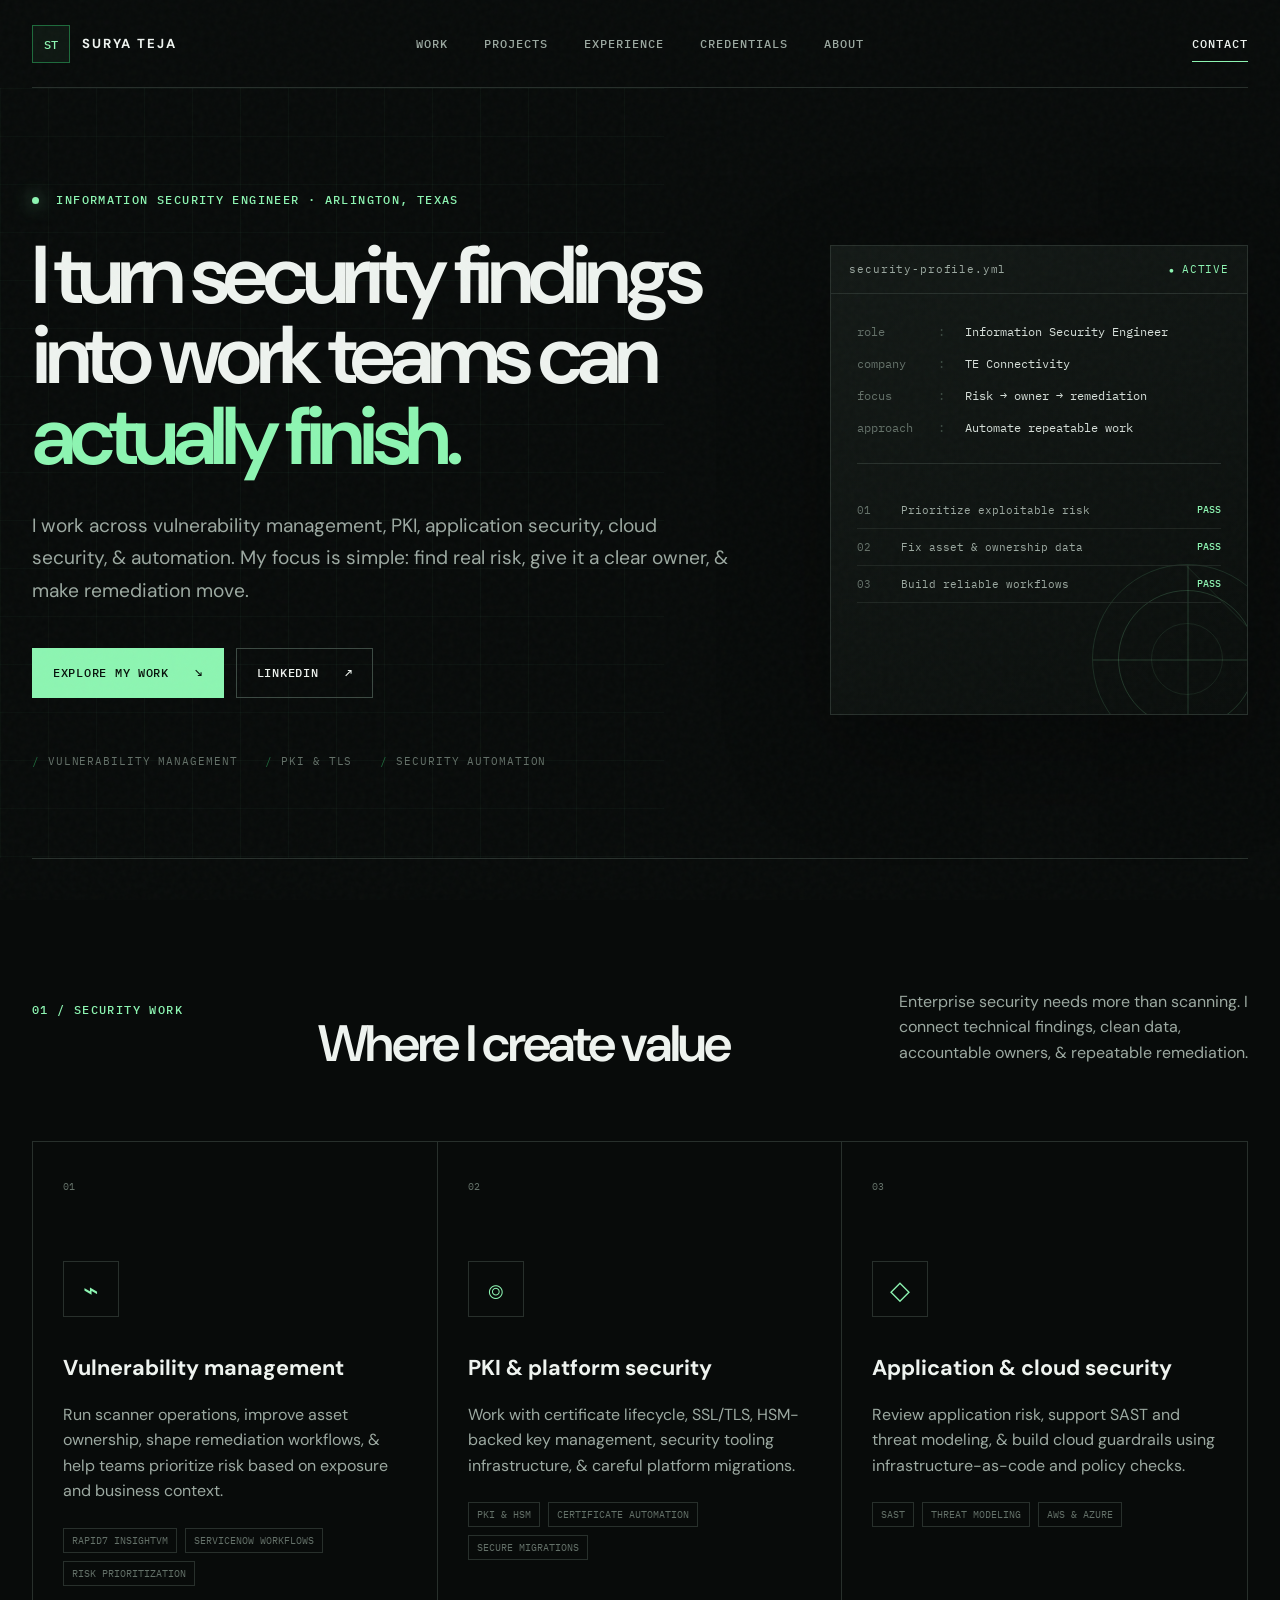
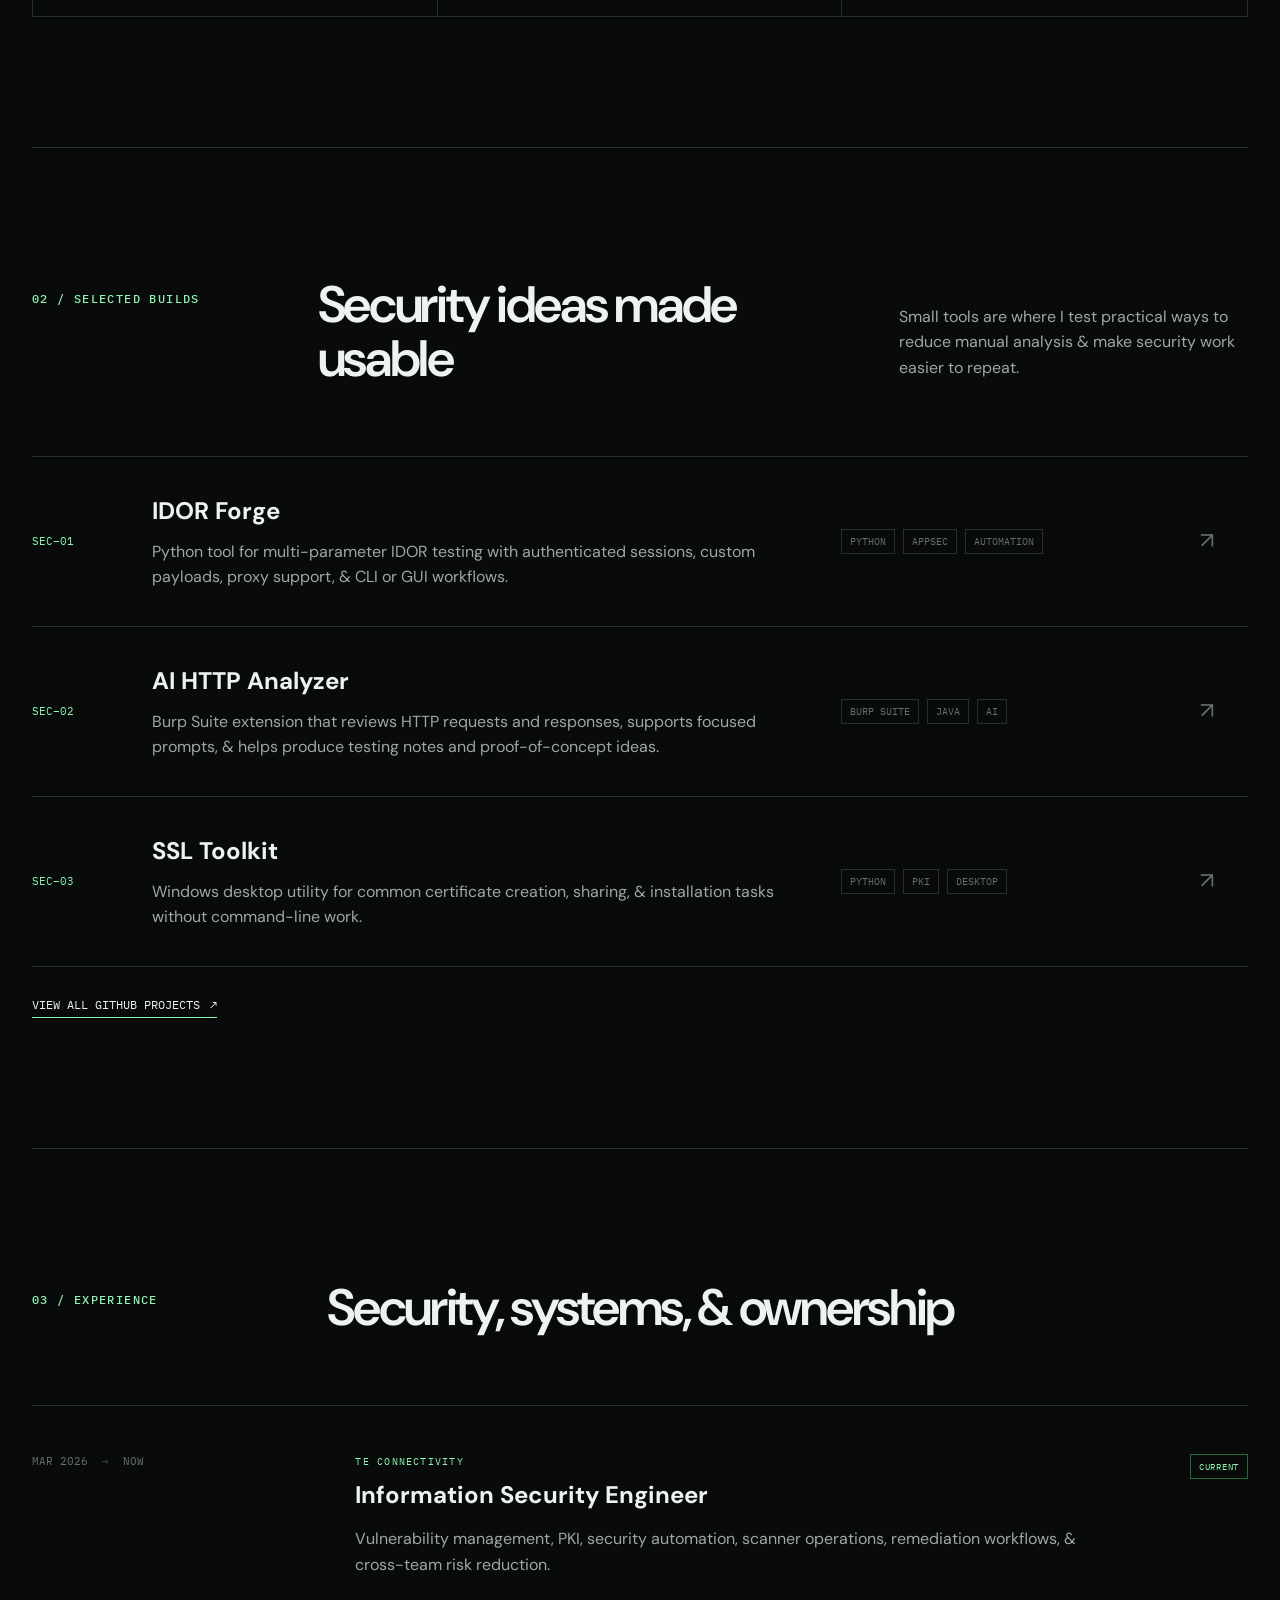
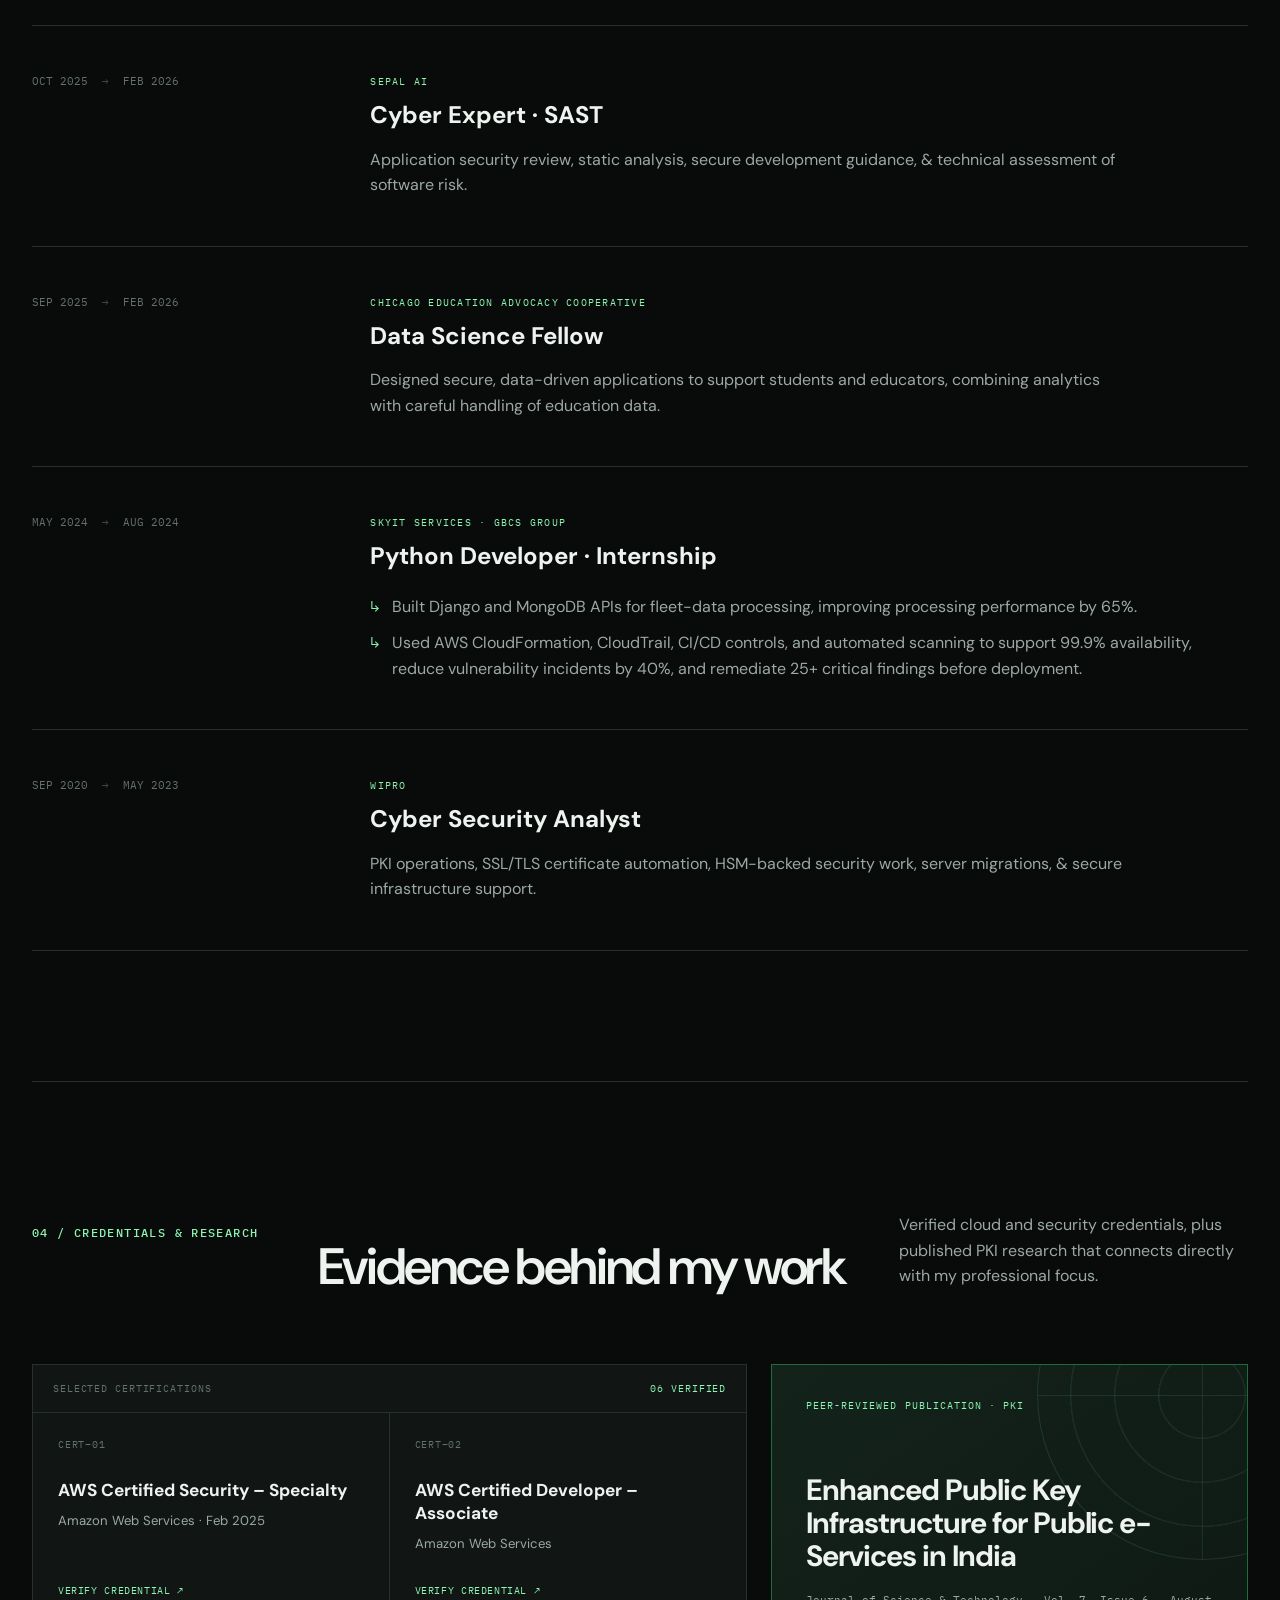
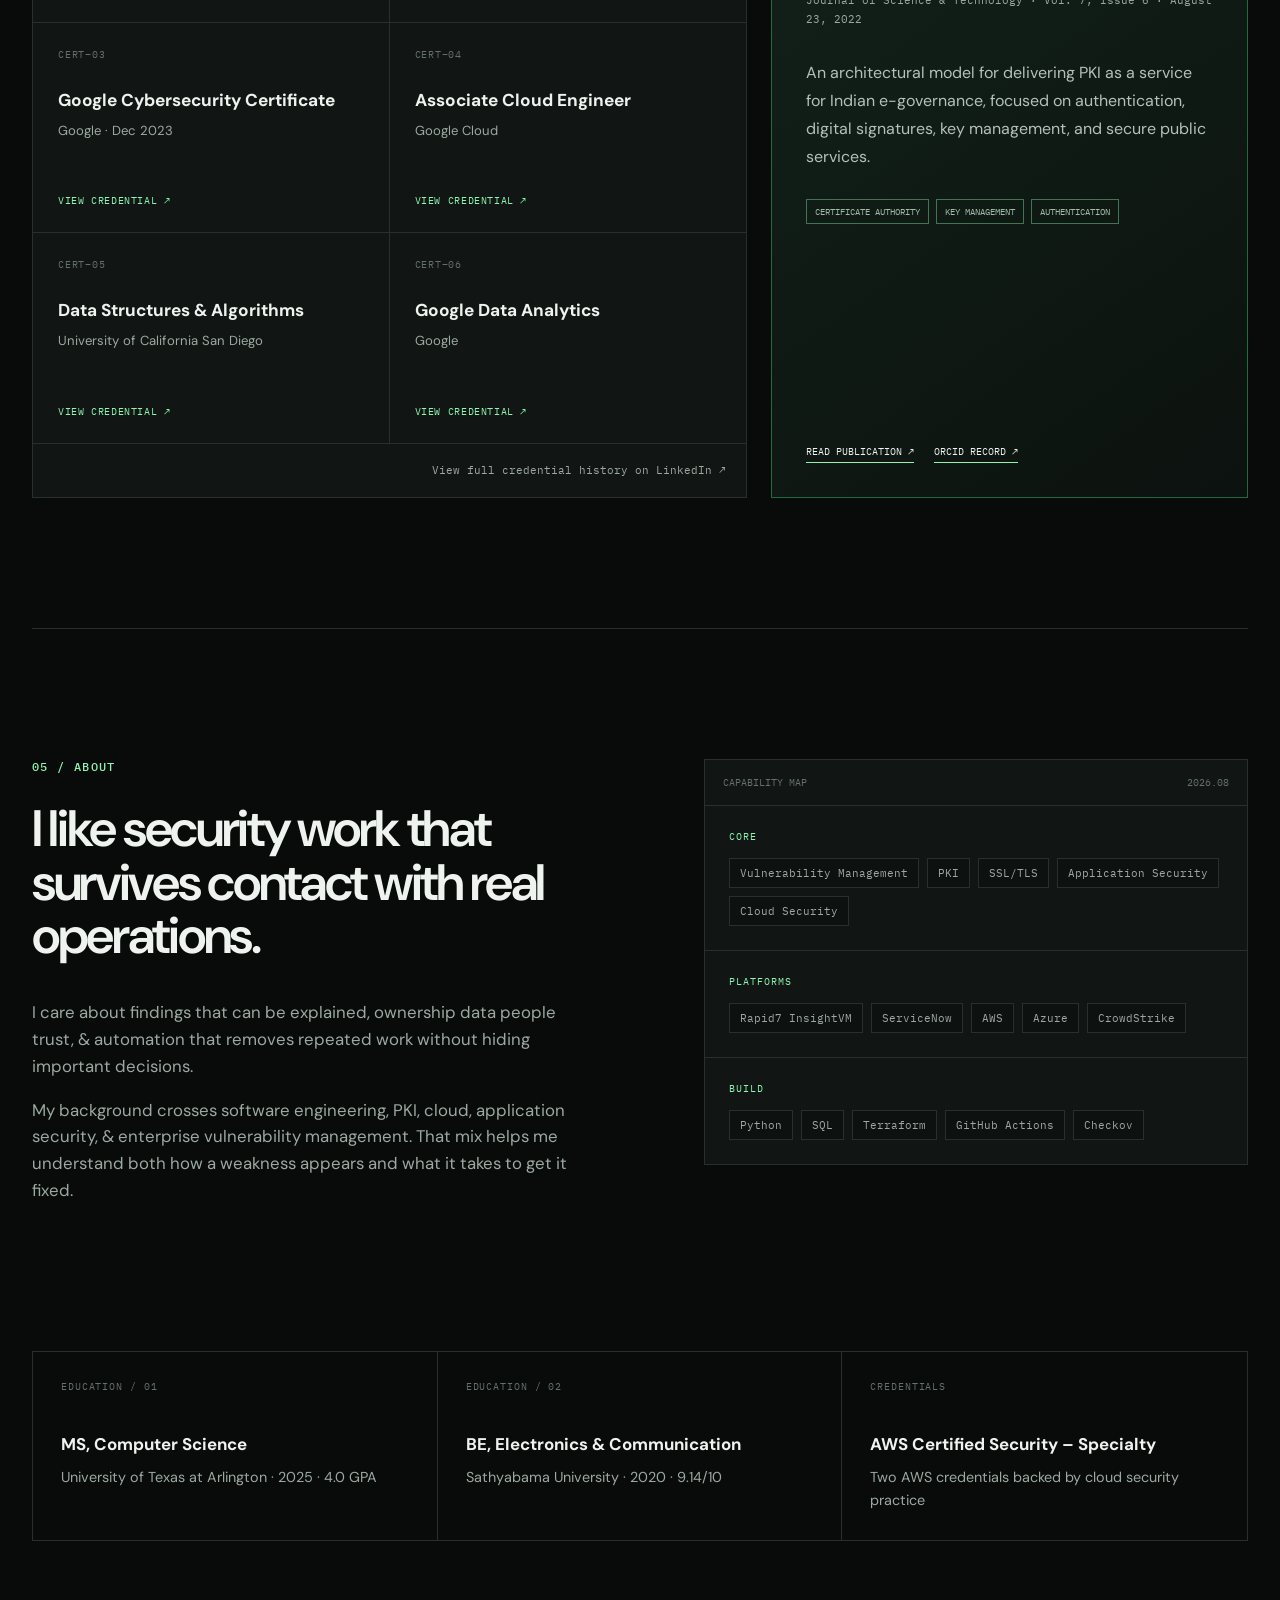
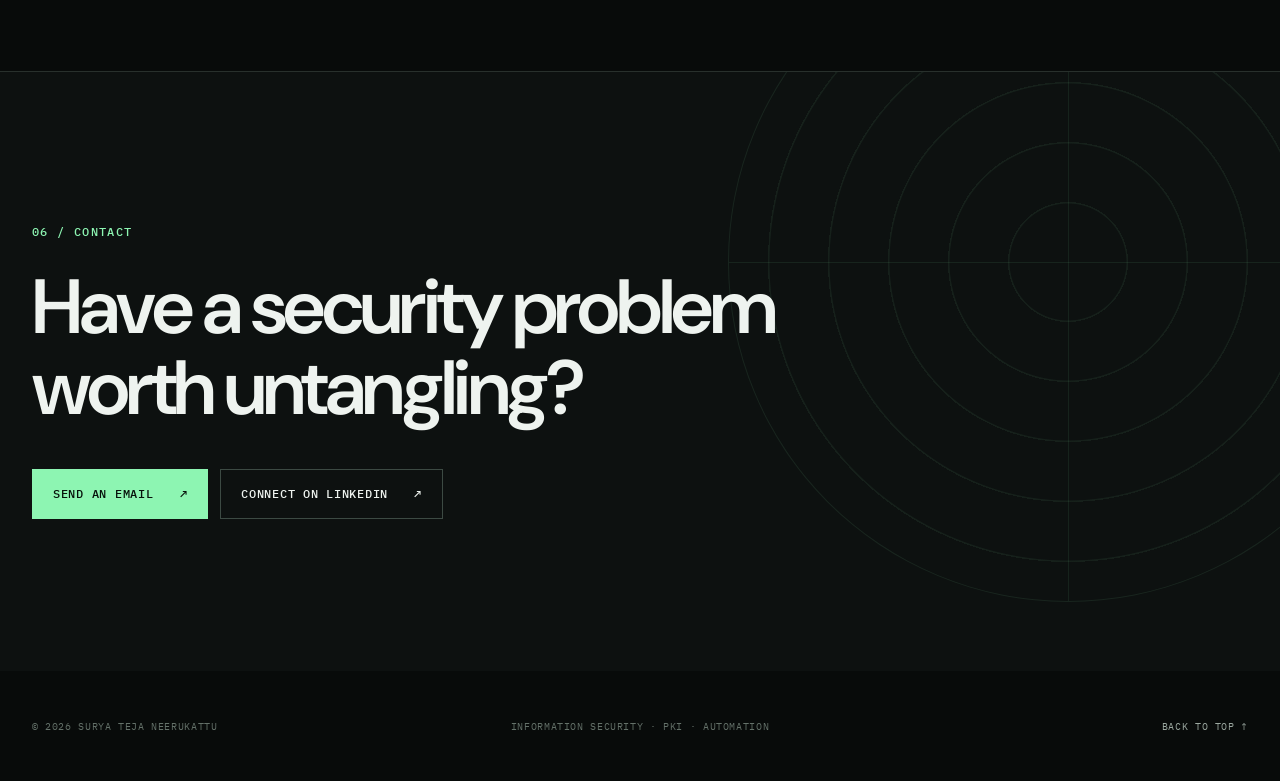
<file: event.html>
<!doctype html><html lang="en"><head><meta charset="utf-8"><meta name="robots" content="noindex"><meta name="viewport" content="width=device-width,initial-scale=1"><link rel="canonical" href="https://suryateja.net/#top"><meta http-equiv="refresh" content="0;url=/#top"><title>Surya Teja</title></head><body><p><a href="/#top">Continue to updated portfolio</a></p><script>location.replace('/#top');</script></body></html>
</file>
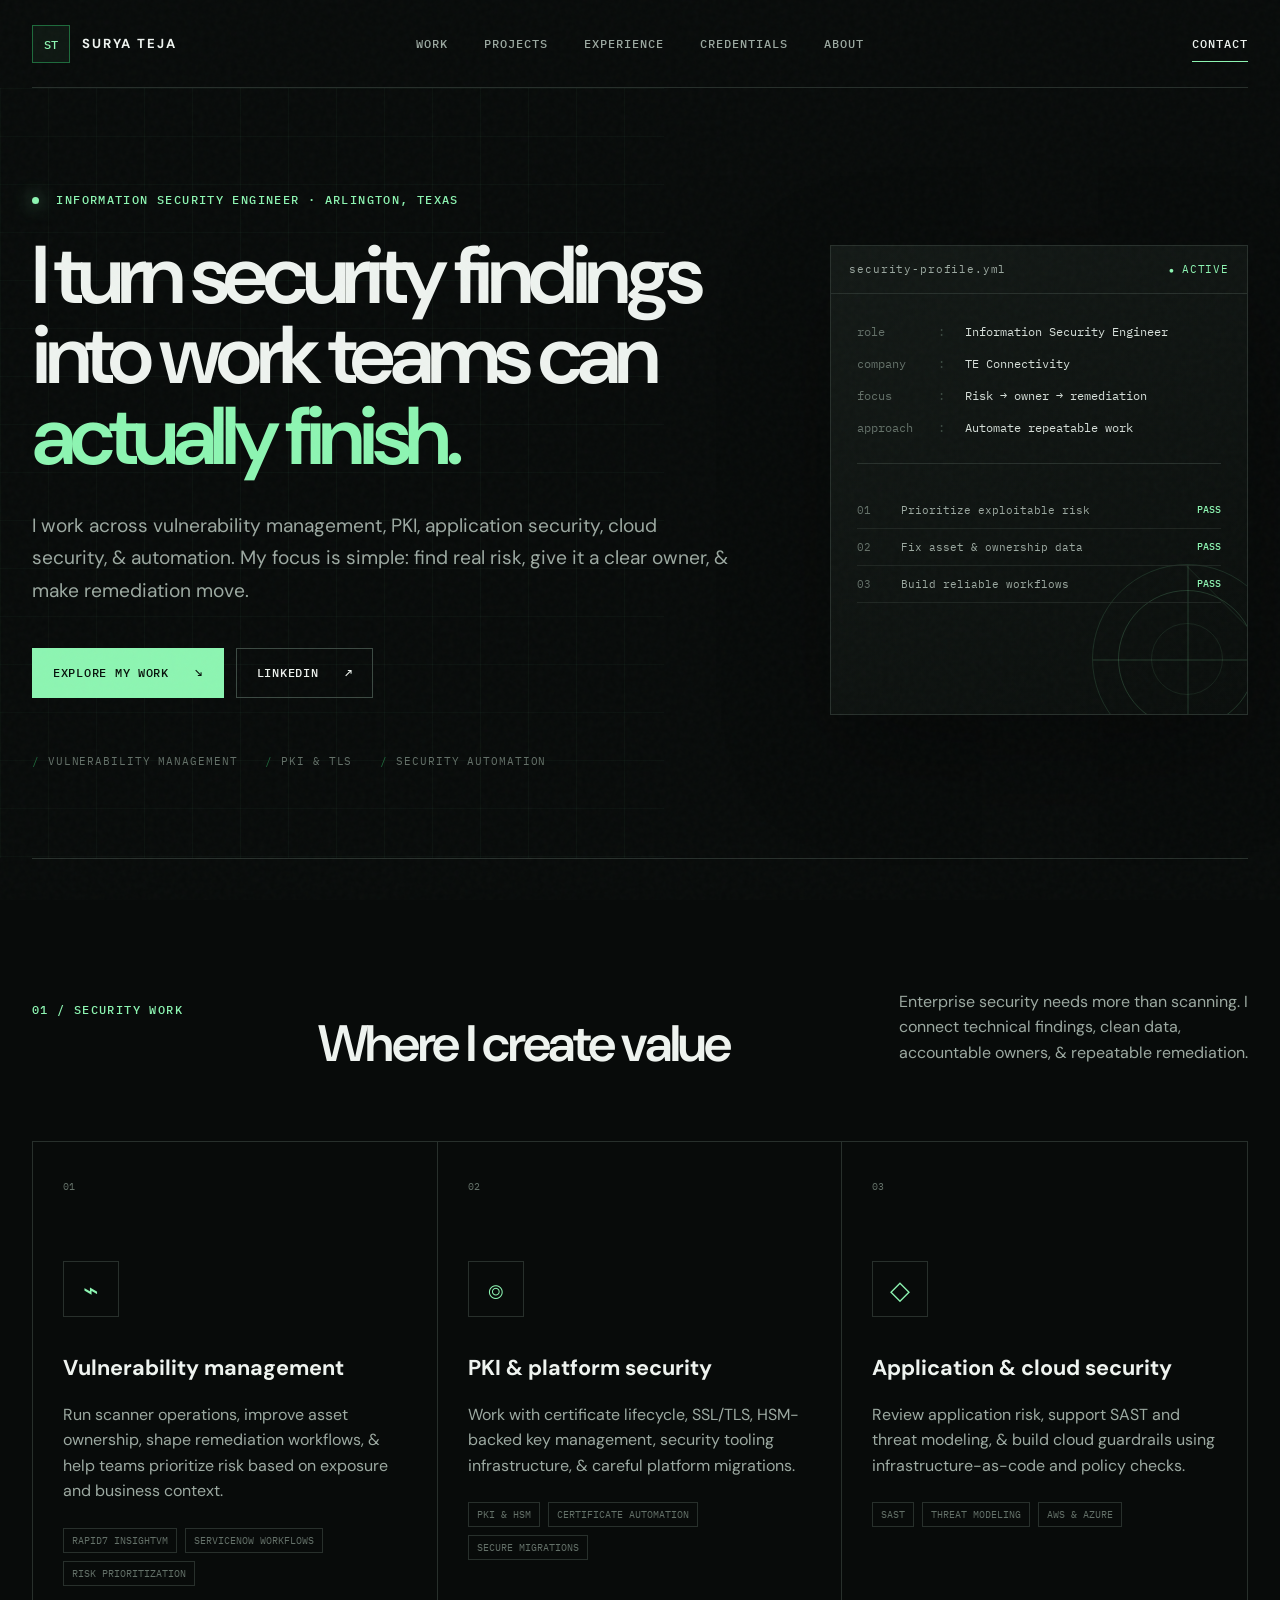
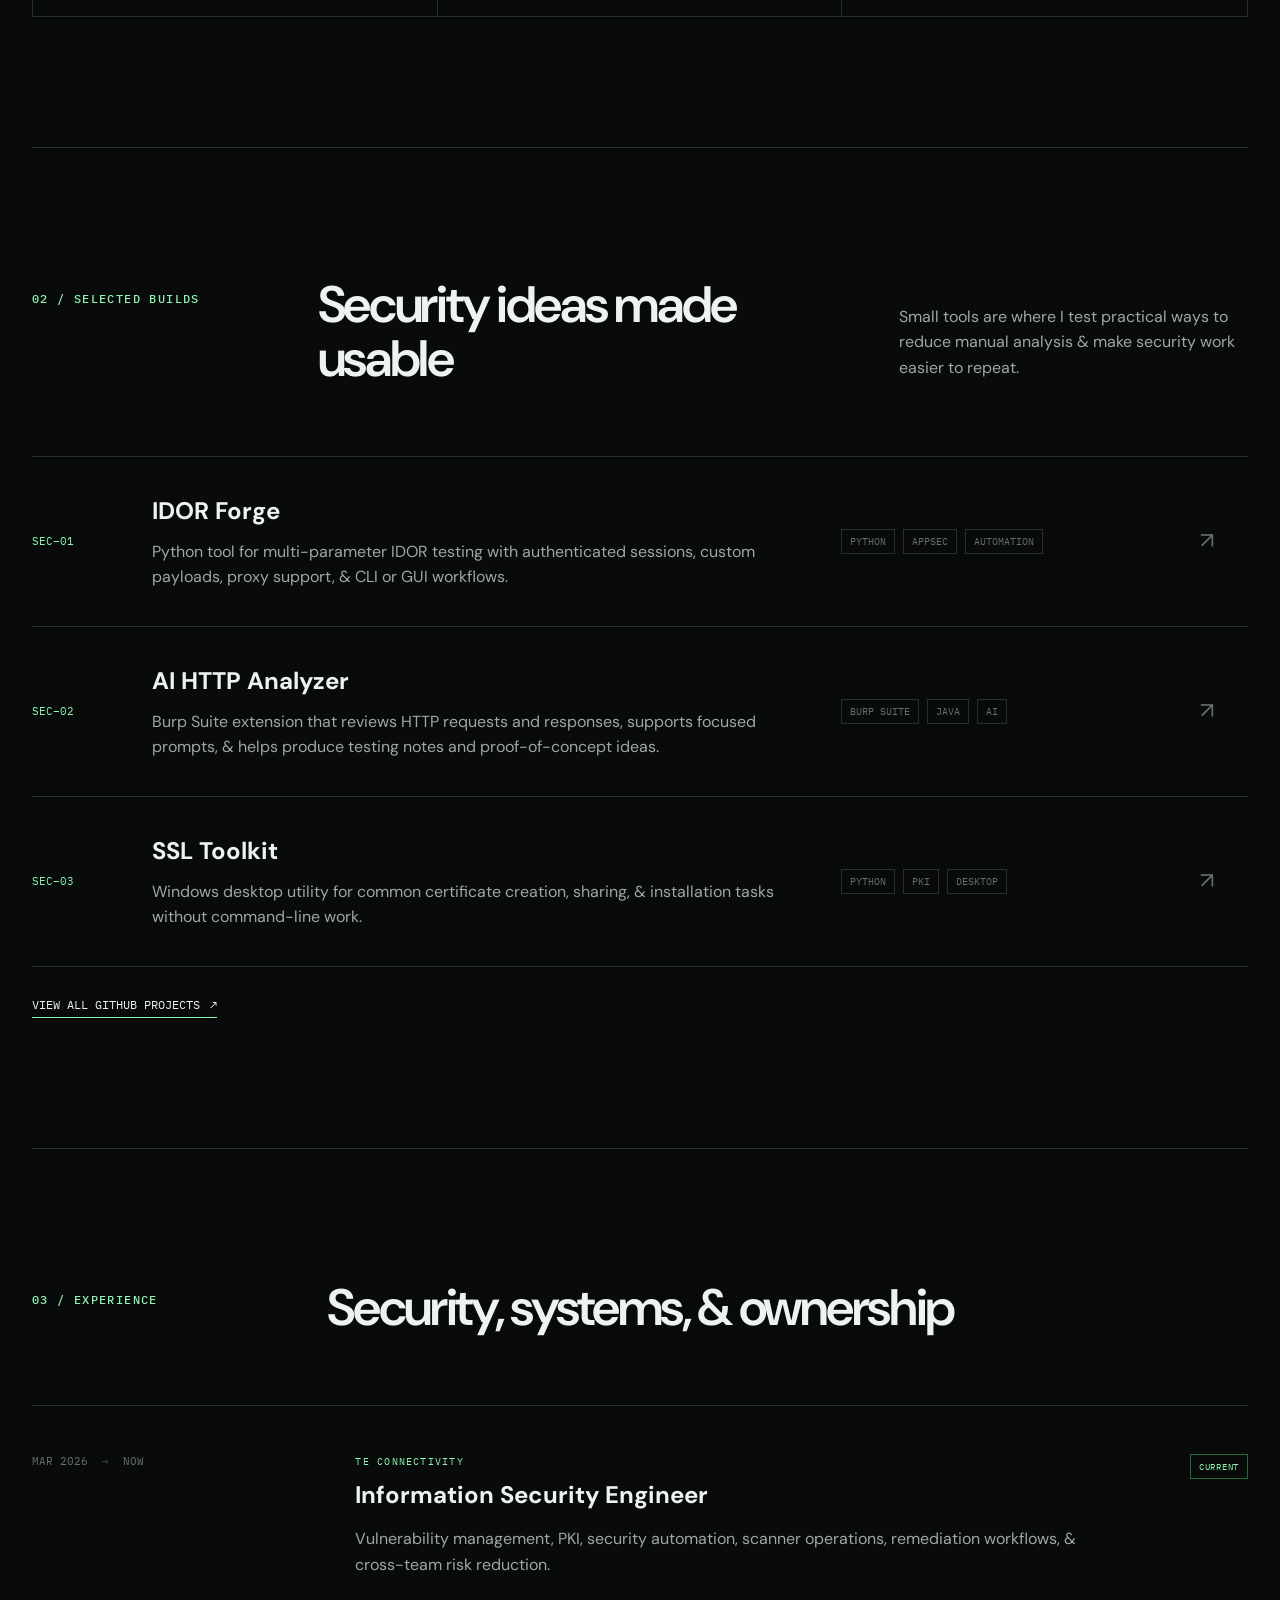
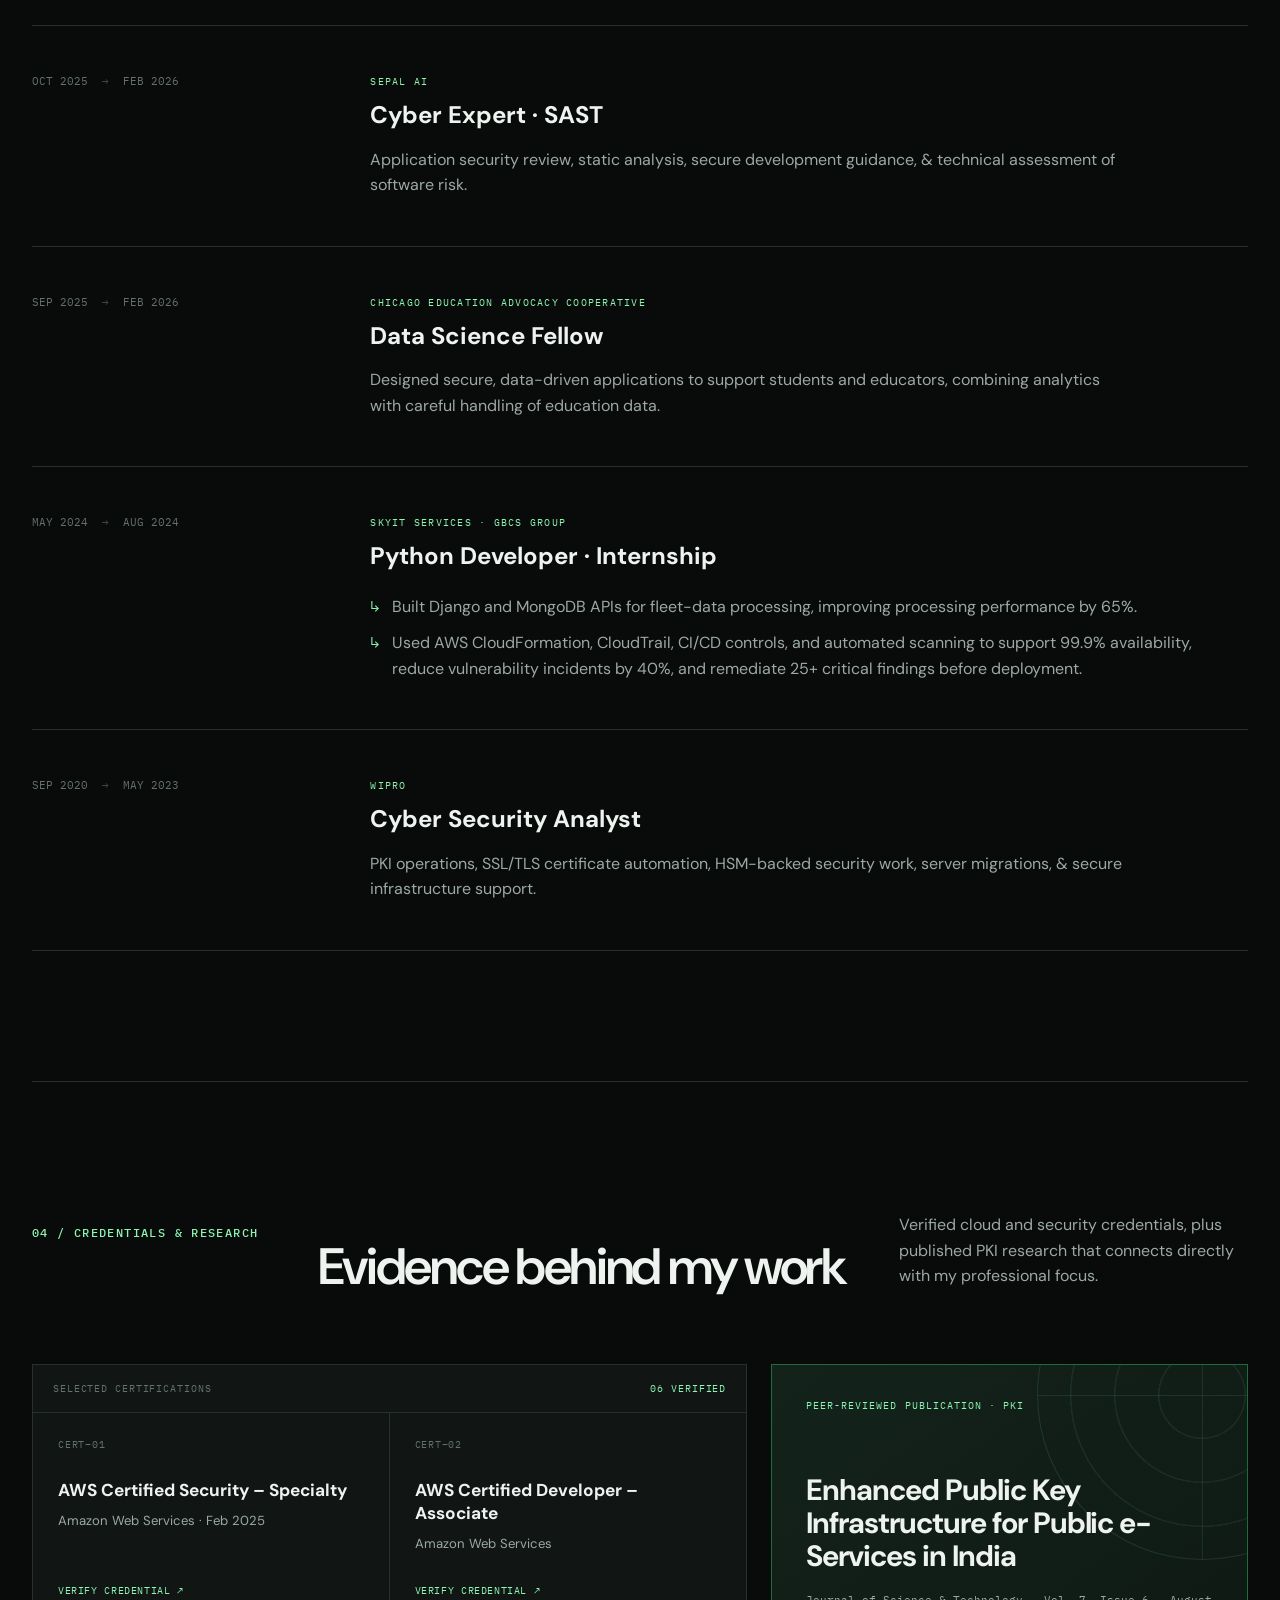
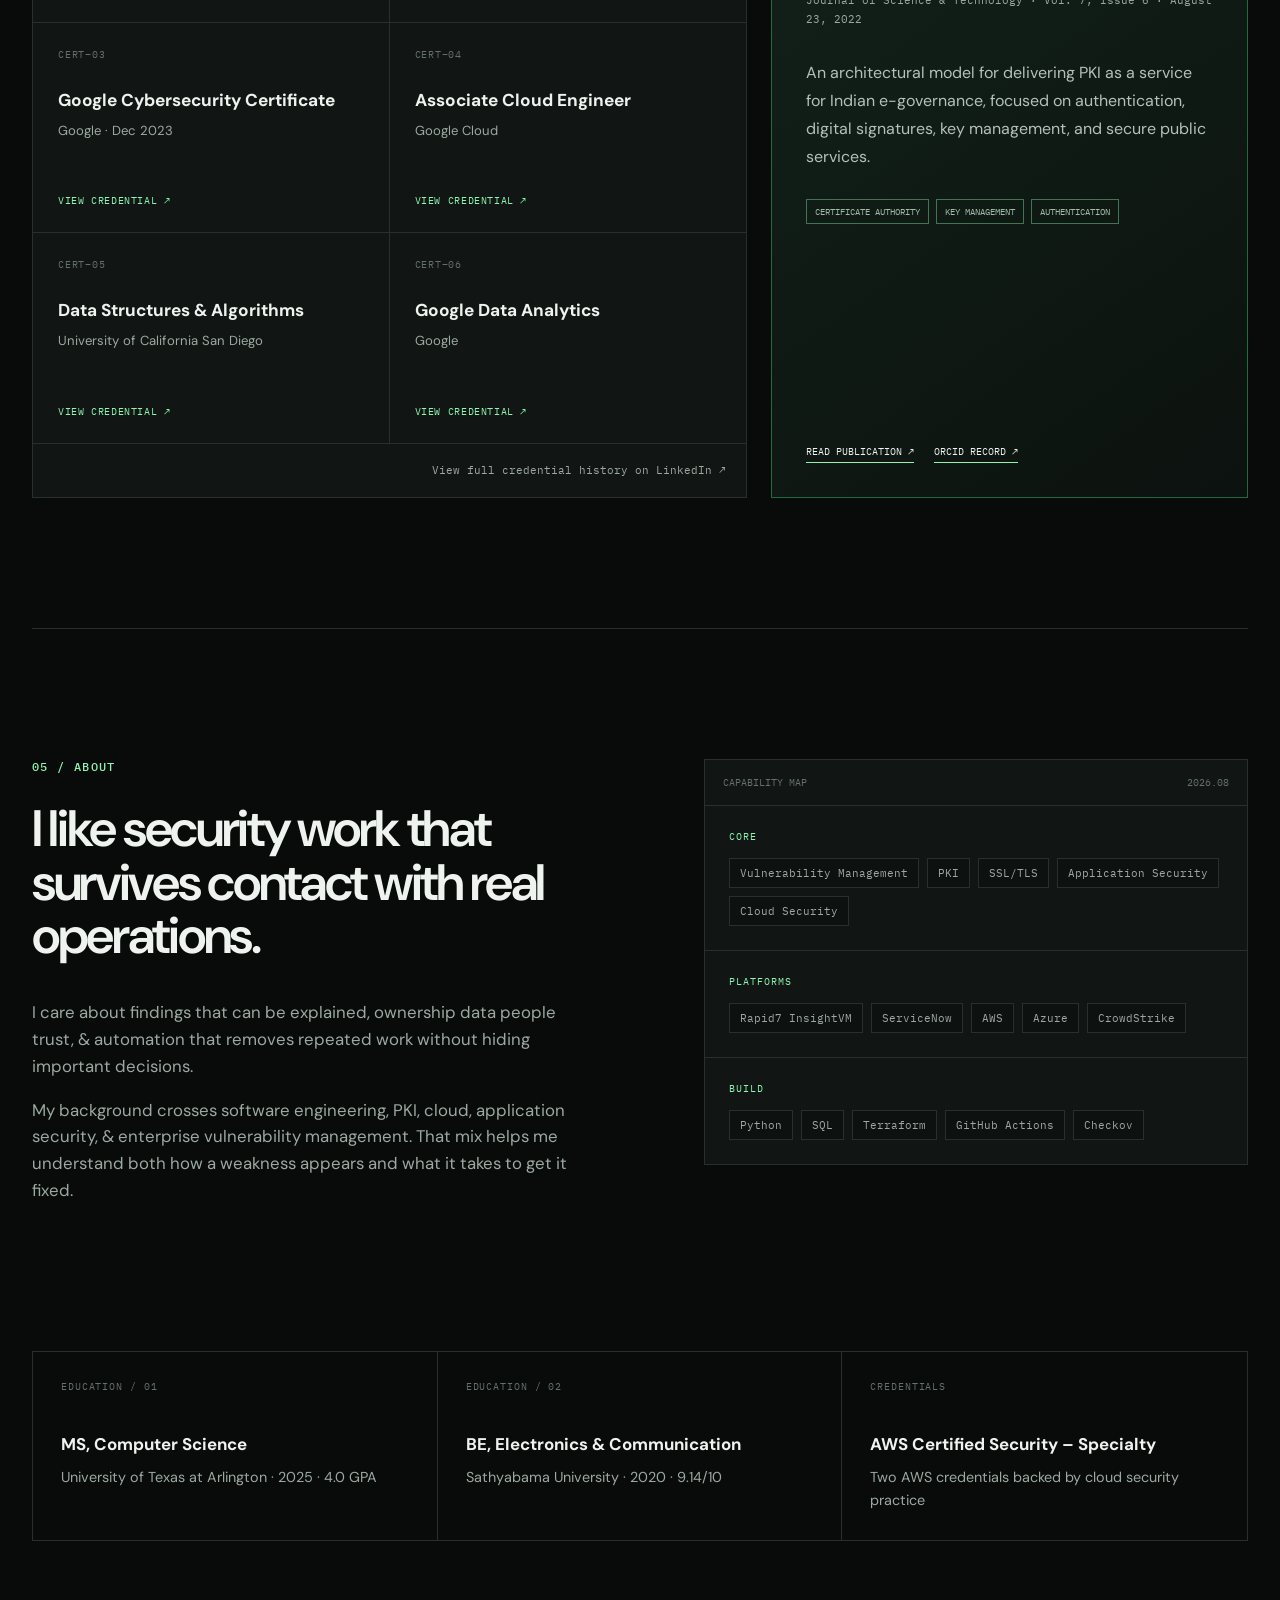
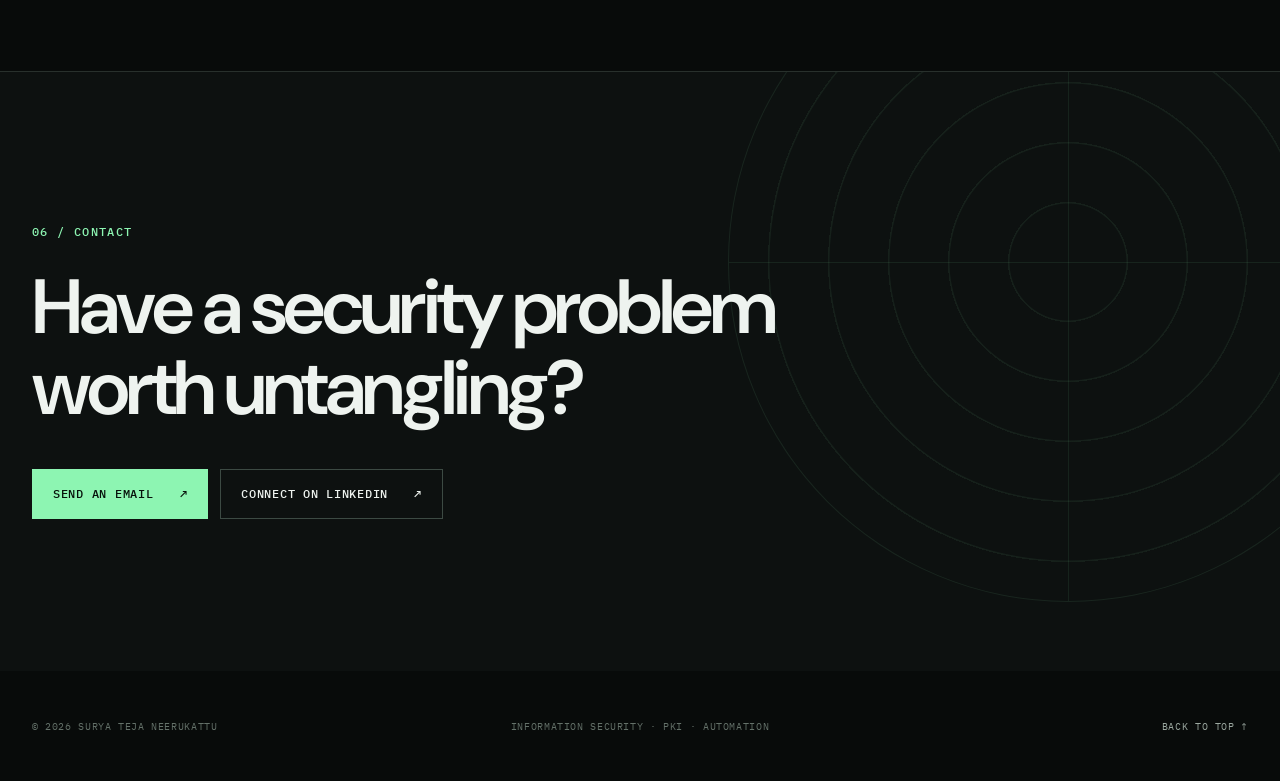
<file: experience.html>
<!doctype html><html lang="en"><head><meta charset="utf-8"><meta name="robots" content="noindex"><meta name="viewport" content="width=device-width,initial-scale=1"><link rel="canonical" href="https://suryateja.net/#experience"><meta http-equiv="refresh" content="0;url=/#experience"><title>Surya Teja</title></head><body><p><a href="/#experience">Continue to updated portfolio</a></p><script>location.replace('/#experience');</script></body></html>
</file>
<file: assets/css/portfolio.css>
:root{--bg:#080b0a;--soft:#0d1110;--panel:#111614;--line:#28302c;--line2:#3c4a43;--text:#eef3ef;--muted:#9ca9a1;--quiet:#647169;--accent:#8df5b2;--accent2:#1f6b3d;--sans:"DM Sans",system-ui,sans-serif;--mono:"IBM Plex Mono",monospace}
*{box-sizing:border-box}html{scroll-behavior:smooth}body{margin:0;background:var(--bg);color:var(--text);font:16px/1.6 var(--sans);overflow-x:hidden}a{color:inherit;text-decoration:none}button,a{-webkit-tap-highlight-color:transparent}::selection{background:var(--accent);color:#07110b}
.noise{position:fixed;inset:0;pointer-events:none;z-index:20;opacity:.035;background-image:url("data:image/svg+xml,%3Csvg viewBox='0 0 180 180' xmlns='http://www.w3.org/2000/svg'%3E%3Cfilter id='n'%3E%3CfeTurbulence type='fractalNoise' baseFrequency='.9' numOctaves='3' stitchTiles='stitch'/%3E%3C/filter%3E%3Crect width='100%25' height='100%25' filter='url(%23n)' opacity='.8'/%3E%3C/svg%3E")}
.skip-link{position:fixed;left:1rem;top:-5rem;background:var(--accent);color:#07110b;padding:.75rem 1rem;z-index:100}.skip-link:focus{top:1rem}.sr-only{position:absolute;width:1px;height:1px;padding:0;margin:-1px;overflow:hidden;clip:rect(0,0,0,0);white-space:nowrap;border:0}
.site-header{width:min(1400px,calc(100% - 64px));height:88px;margin:auto;display:grid;grid-template-columns:1fr auto 1fr;align-items:center;border-bottom:1px solid var(--line);position:relative;z-index:30}.brand{display:inline-flex;align-items:center;gap:12px;width:max-content}.brand-mark{width:38px;height:38px;display:grid;place-items:center;border:1px solid var(--accent2);background:#8df5b20d;color:var(--accent);font:500 .78rem var(--mono)}.brand-text{font-size:.82rem;font-weight:700;letter-spacing:.14em}nav{display:flex;gap:36px}nav a,.header-contact{color:var(--muted);font:500 .76rem var(--mono);text-transform:uppercase;letter-spacing:.08em;transition:color .2s}nav a:hover,nav a:focus-visible,.header-contact:hover,.header-contact:focus-visible{color:var(--accent)}.header-contact{justify-self:end;color:var(--text);padding:10px 0;border-bottom:1px solid var(--accent)}.menu-button{display:none}
.hero{width:min(1400px,calc(100% - 64px));min-height:760px;margin:auto;padding:104px 0 90px;display:grid;grid-template-columns:minmax(0,1.25fr) minmax(380px,.75fr);gap:clamp(56px,8vw,128px);align-items:center;position:relative}.hero:before{content:"";position:absolute;inset:0 48% 0 -100vw;background-image:linear-gradient(#8df5b209 1px,transparent 1px),linear-gradient(90deg,#8df5b209 1px,transparent 1px);background-size:48px 48px;mask-image:linear-gradient(90deg,transparent,#000 75%);pointer-events:none}.hero-copy{position:relative;z-index:1}.eyebrow,.section-index{margin:0 0 28px;color:var(--accent);font:500 .72rem var(--mono);letter-spacing:.12em;text-transform:uppercase}.status-dot{display:inline-block;width:7px;height:7px;margin-right:9px;border-radius:50%;background:var(--accent);box-shadow:0 0 18px #8df5b2e6;animation:pulse 2.2s infinite}@keyframes pulse{50%{opacity:.45;box-shadow:0 0 4px #8df5b24d}}
h1{max-width:900px;margin:0;font-size:clamp(3.3rem,6.4vw,7rem);line-height:.98;letter-spacing:-.065em;font-weight:600}h1 em{color:var(--accent);font-style:normal}.hero-intro{max-width:700px;margin:34px 0 0;color:var(--muted);font-size:clamp(1.05rem,1.5vw,1.25rem);line-height:1.7}.hero-actions,.contact-actions{display:flex;flex-wrap:wrap;gap:12px;margin-top:40px}.button{min-height:50px;padding:0 20px;display:inline-flex;align-items:center;justify-content:center;gap:26px;border:1px solid var(--line2);font:500 .76rem var(--mono);text-transform:uppercase;letter-spacing:.06em;transition:transform .2s,background .2s,color .2s,border .2s}.button:hover{transform:translateY(-2px)}.button-primary{color:#07110b;background:var(--accent);border-color:var(--accent)}.button-primary:hover{background:#b7facd;border-color:#b7facd}.button-secondary:hover{color:var(--accent);border-color:var(--accent2)}.hero-proof{display:flex;flex-wrap:wrap;gap:18px 28px;margin-top:56px;color:var(--quiet);font:.7rem var(--mono);text-transform:uppercase;letter-spacing:.08em}.hero-proof span:before{content:"/";color:var(--accent2);margin-right:8px}
.signal-console{min-height:470px;border:1px solid var(--line);background:linear-gradient(145deg,#141a17f0,#0a0e0cf0);position:relative;overflow:hidden;box-shadow:0 36px 100px #00000052}.console-bar{height:48px;padding:0 18px;border-bottom:1px solid var(--line);display:flex;align-items:center;justify-content:space-between;font:.66rem var(--mono);letter-spacing:.08em}.console-title{color:var(--muted)}.console-state{color:var(--accent)}.console-state:before{content:"●";margin-right:7px;font-size:.55rem}.console-body{padding:30px 26px;position:relative;z-index:1}.console-line{display:grid;grid-template-columns:88px 1fr;gap:20px;margin:0 0 17px;font:.73rem var(--mono)}.console-line span{color:var(--quiet)}.console-line span:after{content:":";float:right;color:var(--line2)}.console-line strong{color:#d7e0da;font-weight:400}.console-divider{height:1px;background:var(--line);margin:28px 0}.check{display:grid;grid-template-columns:34px 1fr auto;align-items:center;gap:10px;margin:0;padding:11px 0;color:var(--muted);border-bottom:1px solid #28302ca6;font:.7rem var(--mono)}.check i{color:var(--quiet);font-style:normal}.check b{color:var(--accent);font-size:.61rem;font-weight:500}.console-grid{position:absolute;right:-35px;bottom:-40px;width:190px;height:190px;border:1px solid #8df5b221;border-radius:50%}.console-grid:before,.console-grid:after,.console-grid span{content:"";position:absolute;border:1px solid #8df5b217;border-radius:50%;inset:25px}.console-grid:after{inset:58px}.console-grid span:first-child{inset:0 94px;border-radius:0}.console-grid span:nth-child(2){inset:94px 0;border-radius:0}.console-grid span:nth-child(3){inset:28px;border-radius:0;transform:rotate(45deg);border-width:1px 0 0}
.section{width:min(1400px,calc(100% - 64px));margin:auto;padding:130px 0;border-top:1px solid var(--line)}.section-heading{display:grid;grid-template-columns:minmax(220px,.45fr) 1fr minmax(280px,.65fr);gap:44px;align-items:end;margin-bottom:70px}.section-heading .section-index{align-self:start;margin-top:13px}h2{margin:0;font-size:clamp(2.4rem,4vw,4.5rem);line-height:1.05;letter-spacing:-.045em;font-weight:600}.section-heading>p:last-child{margin:0 0 5px;color:var(--muted);max-width:510px}
.work-grid{display:grid;grid-template-columns:repeat(3,1fr);border:1px solid var(--line)}.work-card{min-height:430px;padding:30px;position:relative;border-right:1px solid var(--line);transition:background .3s}.work-card:last-child{border-right:0}.work-card:hover{background:var(--panel)}.card-number{color:var(--quiet);font:.65rem var(--mono)}.card-icon{width:56px;height:56px;margin:64px 0 34px;display:grid;place-items:center;border:1px solid var(--line);color:var(--accent);font:1.6rem var(--mono)}.work-card h3{margin:0 0 16px;font-size:1.35rem}.work-card p{color:var(--muted);margin:0 0 24px}.work-card ul,.project-row ul{list-style:none;padding:0;margin:0;display:flex;flex-wrap:wrap;gap:8px}.work-card li,.project-row li{padding:5px 8px;border:1px solid var(--line);color:var(--quiet);font:.62rem var(--mono);text-transform:uppercase}
.project-list{border-top:1px solid var(--line)}.project-row{min-height:170px;padding:30px 18px 30px 0;display:grid;grid-template-columns:90px 1fr minmax(220px,.5fr) 30px;gap:30px;align-items:center;border-bottom:1px solid var(--line);transition:background .25s,padding .25s}.project-row:hover{padding-left:18px;background:var(--panel)}.project-id{color:var(--accent);font:.68rem var(--mono)}.project-row h3{margin:0 0 8px;font-size:1.5rem}.project-row p{margin:0;color:var(--muted);max-width:740px}.project-arrow{font-size:1.4rem;color:var(--quiet);transition:color .2s,transform .2s}.project-row:hover .project-arrow{color:var(--accent);transform:translate(3px,-3px)}.text-link{display:inline-flex;gap:10px;margin-top:30px;padding-bottom:5px;color:var(--text);border-bottom:1px solid var(--accent);font:.73rem var(--mono);text-transform:uppercase}
.experience-section .section-heading{grid-template-columns:minmax(220px,.45fr) 1.65fr}.timeline{border-top:1px solid var(--line)}.timeline-item{display:grid;grid-template-columns:minmax(180px,.35fr) 1fr auto;gap:48px;padding:48px 0;border-bottom:1px solid var(--line)}.timeline-date{display:flex;gap:14px;color:var(--quiet);font:.68rem var(--mono)}.timeline-date span:first-child:after{content:"→";margin-left:14px;color:var(--line2)}.company{margin:0 0 8px;color:var(--accent);font:.65rem var(--mono);letter-spacing:.12em}.timeline-item h3{margin:0 0 12px;font-size:1.5rem}.timeline-item>div:nth-child(2)>p:last-child{margin:0;max-width:760px;color:var(--muted)}.timeline-status{height:fit-content;padding:5px 8px;border:1px solid var(--accent2);color:var(--accent);font:.58rem var(--mono);letter-spacing:.08em}
.role-highlights{max-width:850px;margin:18px 0 0;padding:0;list-style:none;display:grid;gap:11px}.role-highlights li{position:relative;padding-left:22px;color:var(--muted)}.role-highlights li:before{content:"↳";position:absolute;left:0;color:var(--accent);font-family:var(--mono)}
.credentials-layout{display:grid;grid-template-columns:minmax(0,1.2fr) minmax(340px,.8fr);gap:24px;align-items:stretch}.certification-panel{border:1px solid var(--line);background:var(--panel)}.panel-label{min-height:48px;padding:0 20px;display:flex;align-items:center;justify-content:space-between;border-bottom:1px solid var(--line);color:var(--quiet);font:.62rem var(--mono);letter-spacing:.09em}.panel-label span:last-child{color:var(--accent)}.cert-grid{display:grid;grid-template-columns:repeat(2,1fr)}.cert-card{min-height:210px;padding:25px;display:flex;flex-direction:column;border-right:1px solid var(--line);border-bottom:1px solid var(--line);transition:background .25s,transform .25s}.cert-card:nth-child(2n){border-right:0}.cert-card:nth-last-child(-n+2){border-bottom:0}.cert-card:hover,.cert-card:focus-visible{background:#18221d;transform:translateY(-2px)}.cert-id{color:var(--quiet);font:.6rem var(--mono);letter-spacing:.08em}.cert-card h3{margin:28px 0 8px;max-width:300px;font-size:1.08rem;line-height:1.35}.cert-card p{margin:0;color:var(--muted);font-size:.82rem}.cert-link{margin-top:auto;padding-top:22px;color:var(--accent);font:.64rem var(--mono);text-transform:uppercase;letter-spacing:.06em}.all-credentials{min-height:54px;padding:0 20px;display:flex;align-items:center;justify-content:flex-end;border-top:1px solid var(--line);color:var(--muted);font:.68rem var(--mono);transition:color .2s}.all-credentials:hover,.all-credentials:focus-visible{color:var(--accent)}.publication-card{position:relative;overflow:hidden;padding:34px;border:1px solid var(--accent2);background:linear-gradient(145deg,#13231b,#0c120f);display:flex;flex-direction:column}.publication-card>*:not(.publication-scan){position:relative;z-index:1}.publication-type{margin:0 0 62px;color:var(--accent);font:.64rem var(--mono);letter-spacing:.1em}.publication-card h3{margin:0;font-size:clamp(1.7rem,2.3vw,2.5rem);line-height:1.12;letter-spacing:-.035em}.publication-meta{margin:18px 0 0;color:var(--muted);font:.7rem var(--mono);line-height:1.7}.publication-copy{margin:30px 0 0;color:#b4c1b9;line-height:1.75}.publication-tags{display:flex;flex-wrap:wrap;gap:7px;margin:28px 0 38px}.publication-tags span{padding:5px 8px;border:1px solid #427353;color:#9fbbaa;font:.58rem var(--mono);text-transform:uppercase}.publication-links{margin-top:auto;display:flex;flex-wrap:wrap;gap:20px}.publication-links a{padding-bottom:4px;border-bottom:1px solid var(--accent);color:var(--text);font:.65rem var(--mono);text-transform:uppercase}.publication-scan{position:absolute;top:-135px;right:-120px;width:330px;height:330px;border:1px solid #8df5b21f;border-radius:50%;background:repeating-radial-gradient(circle at center,transparent 0 42px,#8df5b214 43px 44px)}.publication-scan:before,.publication-scan:after{content:"";position:absolute;background:#8df5b21a}.publication-scan:before{width:1px;height:100%;left:50%}.publication-scan:after{height:1px;width:100%;top:50%}
.about-section{display:grid;grid-template-columns:1fr 1fr;gap:clamp(60px,10vw,150px);align-items:start}.about-copy h2{max-width:680px}.about-copy>p:not(.section-index){max-width:650px;color:var(--muted);font-size:1.05rem}.about-copy h2+p{margin-top:36px}.capability-panel{border:1px solid var(--line);background:var(--panel)}.capability-top{height:46px;padding:0 18px;display:flex;align-items:center;justify-content:space-between;border-bottom:1px solid var(--line);color:var(--quiet);font:.62rem var(--mono)}.capability-group{padding:24px;border-bottom:1px solid var(--line)}.capability-group:last-child{border:0}.capability-group p{margin:0 0 15px;color:var(--accent);font:.64rem var(--mono);text-transform:uppercase;letter-spacing:.1em}.capability-group div{display:flex;flex-wrap:wrap;gap:8px}.capability-group span{padding:7px 10px;background:var(--soft);border:1px solid var(--line);color:var(--muted);font:.68rem var(--mono)}
.education-strip{width:min(1400px,calc(100% - 64px));margin:0 auto 130px;display:grid;grid-template-columns:repeat(3,1fr);border:1px solid var(--line)}.education-strip>div{min-height:180px;padding:28px;border-right:1px solid var(--line)}.education-strip>div:last-child{border:0}.education-strip span{display:block;margin-bottom:38px;color:var(--quiet);font:.62rem var(--mono);letter-spacing:.09em}.education-strip strong{display:block;font-size:1.06rem}.education-strip p{margin:8px 0 0;color:var(--muted);font-size:.9rem}
.contact-section{min-height:600px;padding:130px max(32px,calc((100vw - 1400px)/2));display:flex;flex-direction:column;justify-content:center;align-items:flex-start;border-top:1px solid var(--line);background:var(--soft);position:relative;overflow:hidden}.contact-section h2{max-width:900px;font-size:clamp(3rem,6vw,6.5rem);position:relative;z-index:1}.contact-section .section-index,.contact-actions{position:relative;z-index:1}.contact-grid{position:absolute;right:-10%;top:-25%;width:680px;height:680px;border:1px solid #8df5b217;border-radius:50%;background:repeating-radial-gradient(circle at center,transparent 0 58px,#8df5b212 59px 60px)}.contact-grid:before,.contact-grid:after{content:"";position:absolute;background:#8df5b214}.contact-grid:before{width:1px;height:100%;left:50%}.contact-grid:after{height:1px;width:100%;top:50%}
footer{width:min(1400px,calc(100% - 64px));min-height:110px;margin:auto;display:grid;grid-template-columns:repeat(3,1fr);align-items:center;color:var(--quiet);font:.65rem var(--mono);text-transform:uppercase;letter-spacing:.06em}footer p:nth-child(2){text-align:center}footer a{justify-self:end;color:var(--muted)}.reveal{opacity:1;transform:none}.js .reveal{opacity:0;transform:translateY(22px);transition:opacity .7s,transform .7s}.js .reveal.visible{opacity:1;transform:none}
@media(max-width:1020px){.site-header{grid-template-columns:1fr auto}.header-contact{display:none}.site-header nav{position:absolute;top:88px;left:0;right:0;display:none;flex-direction:column;gap:0;padding:12px;background:#080b0afa;border:1px solid var(--line)}.site-header nav.open{display:flex}nav a{padding:16px}.menu-button{justify-self:end;display:grid;gap:7px;width:40px;height:40px;padding:11px 8px;border:0;background:transparent;cursor:pointer}.menu-button span:not(.sr-only){display:block;height:1px;background:var(--text);transition:transform .2s}.menu-button[aria-expanded=true] span:first-child{transform:translateY(4px) rotate(45deg)}.menu-button[aria-expanded=true] span:nth-child(2){transform:translateY(-4px) rotate(-45deg)}.hero{grid-template-columns:1fr;padding-top:80px}.signal-console{min-height:auto}.section-heading{grid-template-columns:1fr 1.5fr}.section-heading>p:last-child{grid-column:2}.work-grid{grid-template-columns:1fr}.work-card{min-height:auto;border-right:0;border-bottom:1px solid var(--line)}.work-card:last-child{border-bottom:0}.card-icon{margin-top:34px}.project-row{grid-template-columns:70px 1fr 30px}.project-row ul{grid-column:2}.project-arrow{grid-column:3;grid-row:1/span 2}.credentials-layout{grid-template-columns:1fr}.publication-card{min-height:540px}.about-section{grid-template-columns:1fr}.education-strip{grid-template-columns:1fr}.education-strip>div{border-right:0;border-bottom:1px solid var(--line)}.education-strip>div:last-child{border-bottom:0}}
@media(max-width:680px){.site-header,.hero,.section,.education-strip,footer{width:min(100% - 32px,1400px)}.site-header{height:72px}.site-header nav{top:72px}.brand-text{display:none}.hero{min-height:auto;padding:68px 0 72px;gap:54px}h1{font-size:clamp(3rem,15vw,4.6rem)}.hero-intro{margin-top:28px}.hero-actions .button{width:100%}.hero-proof{margin-top:38px;gap:12px;flex-direction:column}.console-body{padding:24px 18px}.console-line{grid-template-columns:72px 1fr;gap:12px;font-size:.65rem}.check{font-size:.62rem}.section{padding:90px 0}.section-heading,.experience-section .section-heading{grid-template-columns:1fr;gap:16px;margin-bottom:44px}.section-heading>p:last-child{grid-column:1}.section-heading .section-index{margin-bottom:12px}h2{font-size:2.6rem}.work-card{padding:24px}.project-row{padding:28px 4px 28px 0;grid-template-columns:1fr 24px;gap:18px}.project-row:hover{padding-left:8px}.project-id{grid-column:1}.project-row>div{grid-column:1/-1}.project-row ul{grid-column:1}.project-arrow{grid-column:2;grid-row:1}.timeline-item{grid-template-columns:1fr;gap:18px;padding:36px 0}.timeline-status{grid-row:1;justify-self:end}.timeline-item:has(.timeline-status) .timeline-date{grid-row:1}.cert-grid{grid-template-columns:1fr}.cert-card,.cert-card:nth-child(2n){min-height:190px;border-right:0;border-bottom:1px solid var(--line)}.cert-card:nth-last-child(2){border-bottom:1px solid var(--line)}.cert-card:last-child{border-bottom:0}.publication-card{min-height:0;padding:26px}.publication-type{margin-bottom:70px}.publication-links{flex-direction:column;align-items:flex-start}.about-section{gap:50px}.education-strip{margin-bottom:90px}.contact-section{min-height:520px;padding:90px 16px}.contact-section h2{font-size:3.2rem}.contact-actions .button{width:100%}footer{grid-template-columns:1fr auto;padding:30px 0}footer p:nth-child(2){display:none}}
@media(prefers-reduced-motion:reduce){html{scroll-behavior:auto}*,*:before,*:after{animation-duration:.01ms!important;animation-iteration-count:1!important;transition-duration:.01ms!important}.reveal{opacity:1;transform:none}}
</file>
